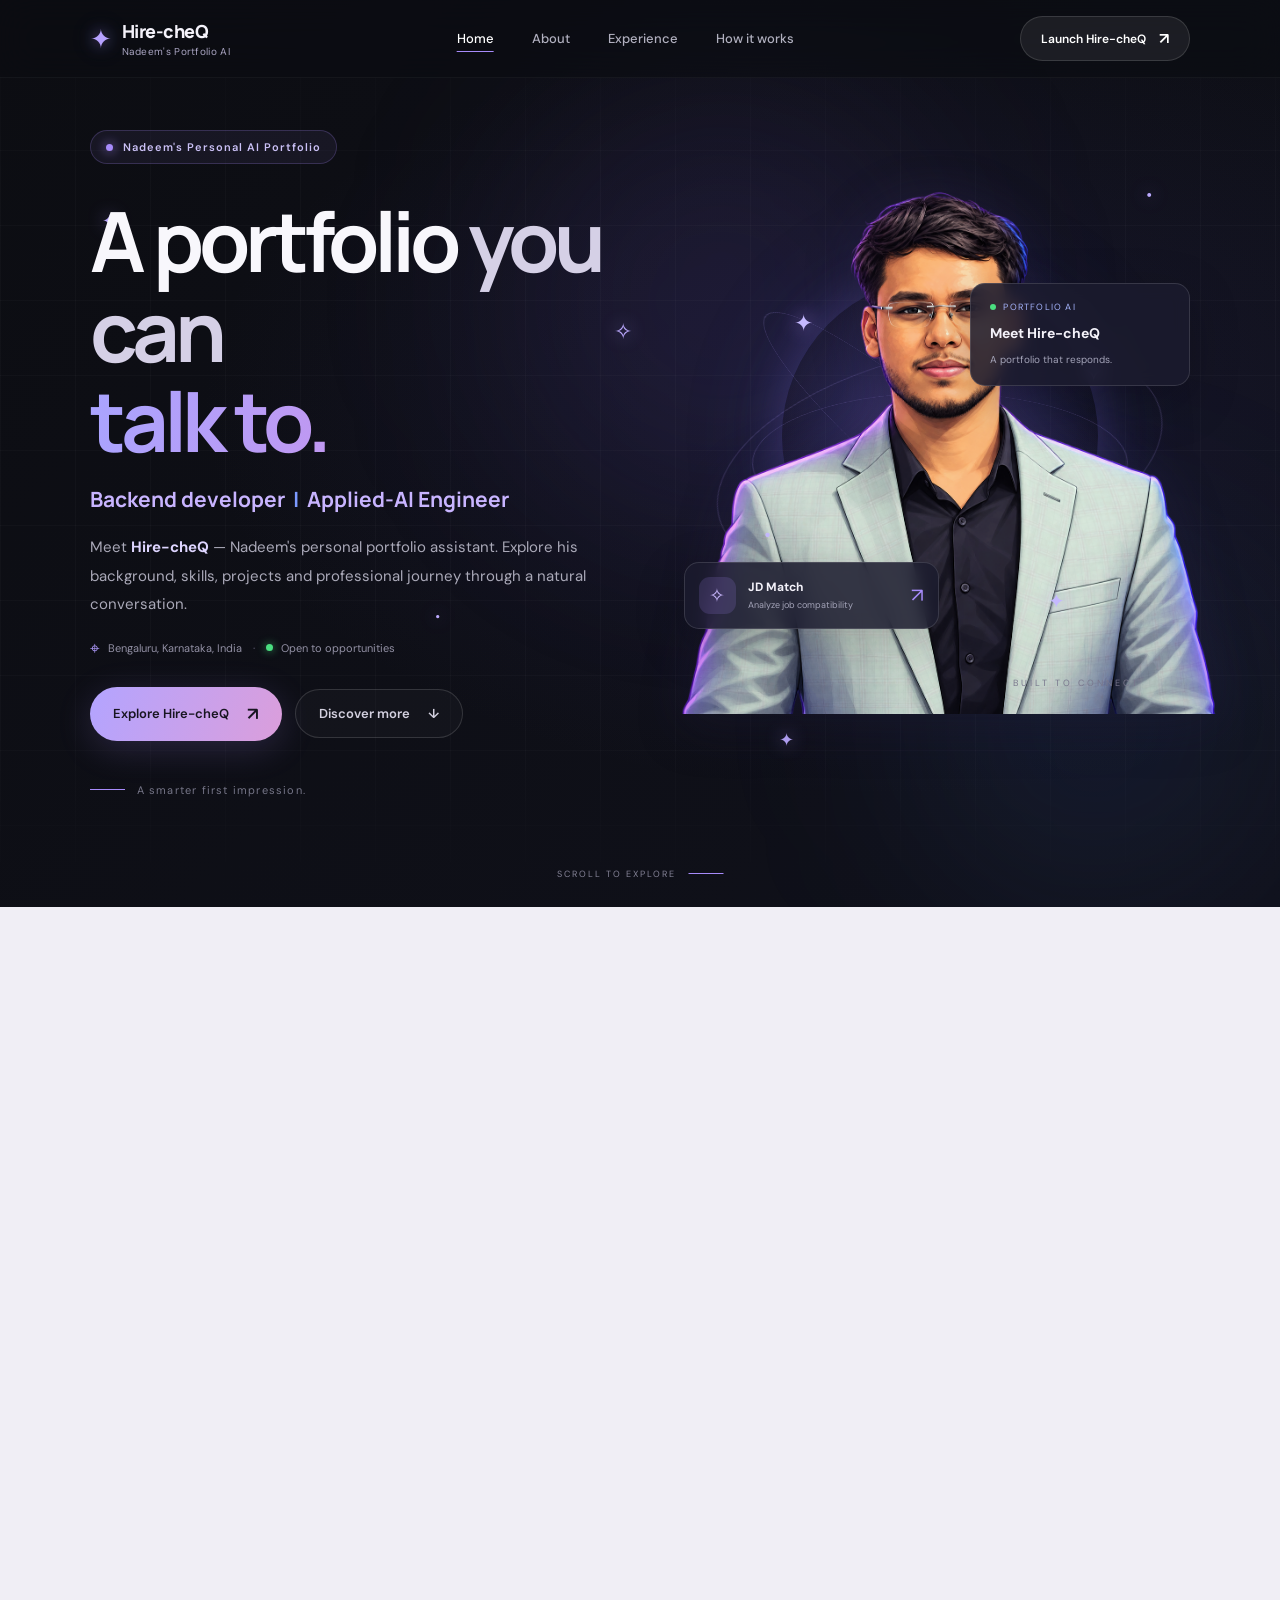
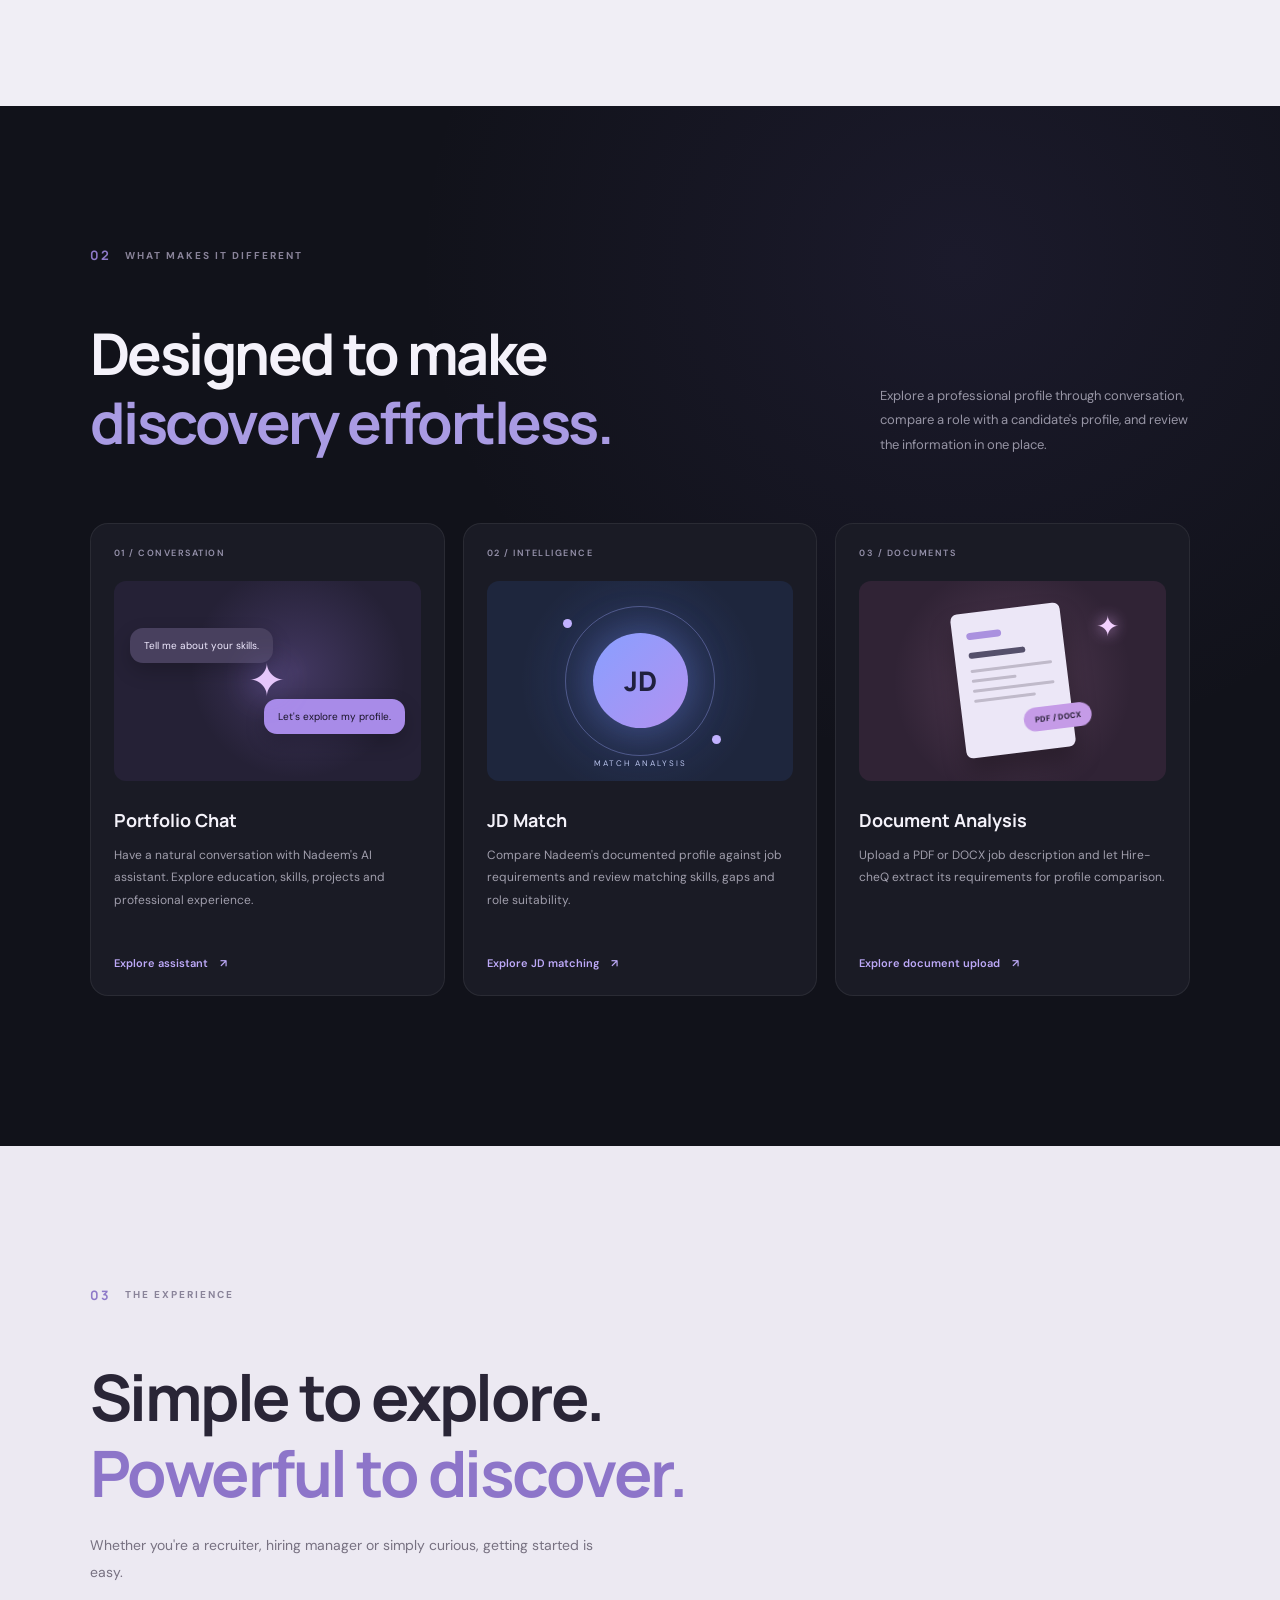
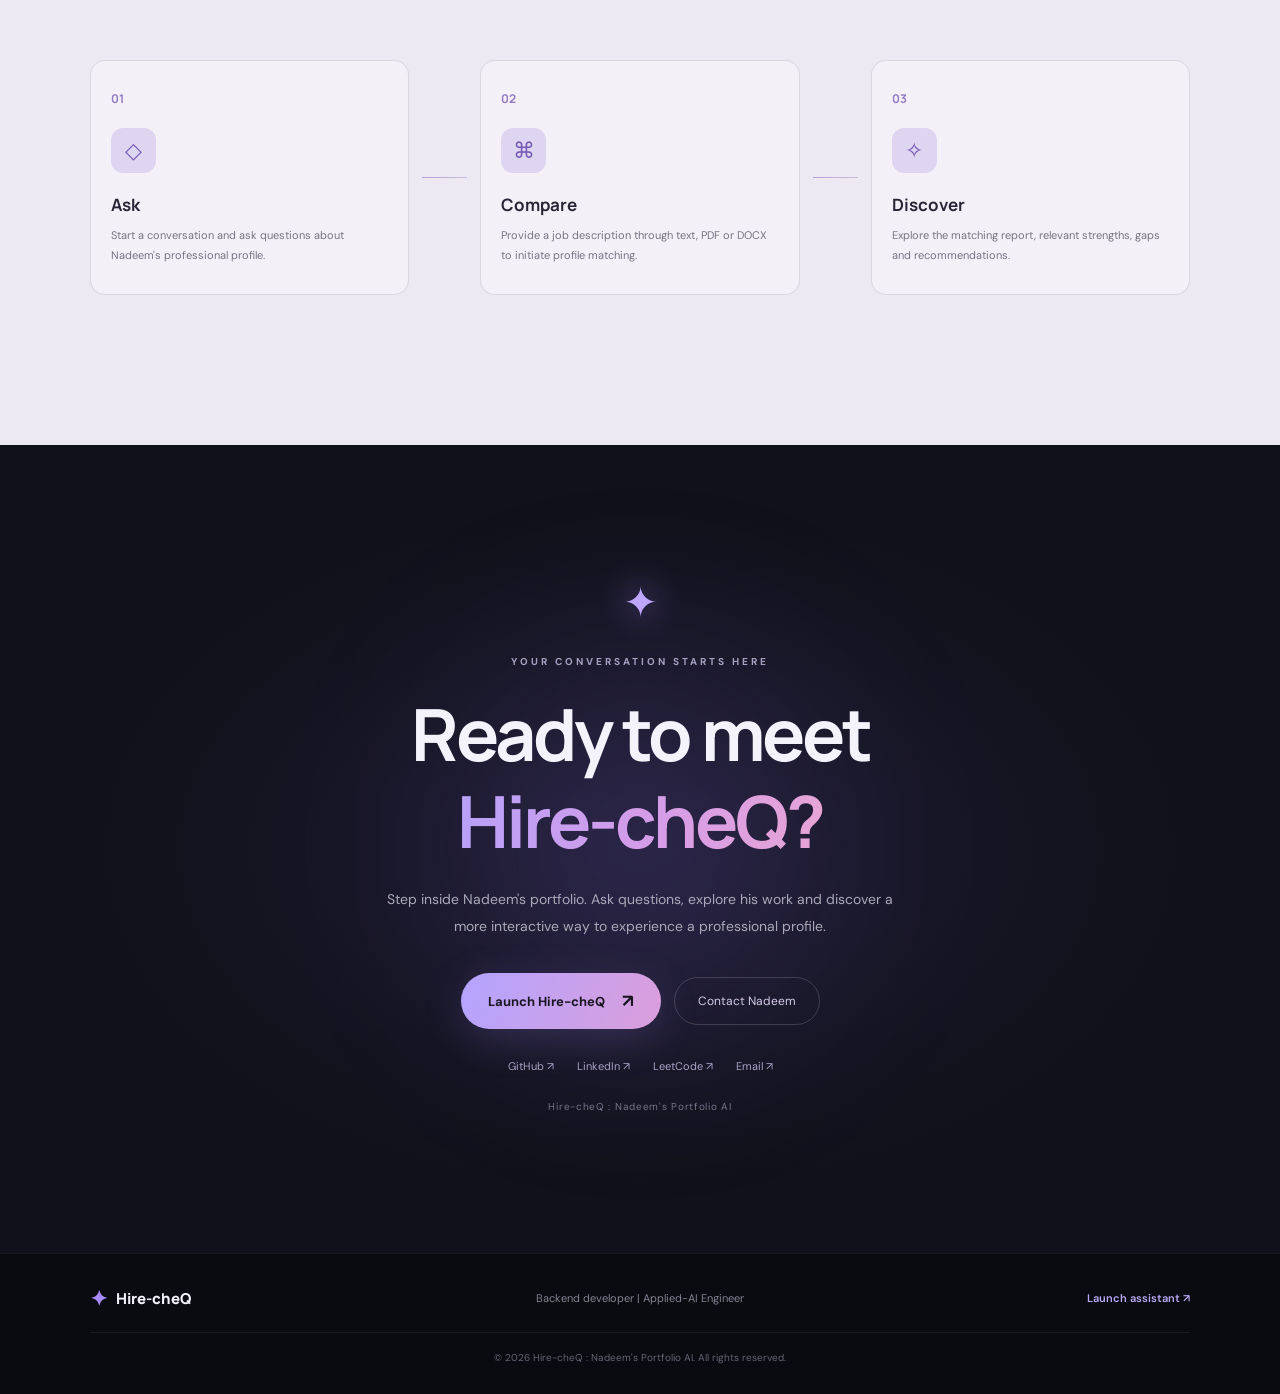
<file: frontend/index.html>
<!DOCTYPE html>
<html lang="en">

<head>
    <meta charset="UTF-8">
    <meta name="viewport" content="width=device-width, initial-scale=1.0">
    <meta name="description" content="Hire-cheQ — Nadeem's Portfolio AI. Explore Md Nadeem Ashraf Ansari's background, projects, skills and experience, or start a conversation with his AI portfolio assistant.">

    <title>Hire-cheQ | Nadeem's Portfolio AI</title>

    <link rel="stylesheet" href="landing.css">

    <link rel="preconnect" href="https://fonts.googleapis.com">
    <link rel="preconnect" href="https://fonts.gstatic.com" crossorigin>
    <link href="https://fonts.googleapis.com/css2?family=DM+Sans:wght@400;500;600;700&family=Manrope:wght@400;500;600;700;800&display=swap" rel="stylesheet">
</head>

<body>

    <!-- Scroll progress indicator -->
    <div class="scroll-progress" id="scrollProgress"></div>

    <!-- Header -->
    <header class="site-header" id="siteHeader">
        <a href="#home" class="brand" aria-label="Hire-cheQ home">
            <span class="brand-symbol">✦</span>
            <span class="brand-lockup">
                <span class="brand-name">Hire-cheQ</span>
                <span class="brand-subtitle">Nadeem's Portfolio AI</span>
            </span>
        </a>

        <nav class="desktop-nav" id="desktopNav" aria-label="Main navigation">
            <a href="#home">Home</a>
            <a href="#about">About</a>
            <a href="#features">Experience</a>
            <a href="#workflow">How it works</a>
        </nav>

        <a href="assistant.html" class="header-cta">
            Launch Hire-cheQ <span>↗</span>
        </a>

        <button class="mobile-menu-btn" id="mobileMenuBtn" type="button" aria-label="Toggle navigation" aria-expanded="false">☰</button>
    </header>

    <main>

        <!-- Hero -->
        <section class="hero" id="home">
            <div class="hero-glow glow-one"></div>
            <div class="hero-glow glow-two"></div>
            <div class="hero-grid"></div>
            <div class="hero-stars" aria-hidden="true">
                <span class="star star-one">✦</span>
                <span class="star star-two">✧</span>
                <span class="star star-three">·</span>
                <span class="star star-four">✦</span>
                <span class="star star-five">·</span>
            </div>

            <div class="hero-container">
                <div class="hero-content reveal">
                    <div class="eyebrow">
                        <span class="eyebrow-dot"></span>
                        Nadeem's Personal AI Portfolio
                    </div>

                    <h1>
                        A portfolio
                        <span class="heading-light">you can</span>
                        <span class="heading-gradient">talk to.</span>
                    </h1>

                    <p class="hero-role">Backend developer <span>|</span> Applied-AI Engineer</p>

                    <p class="hero-description">
                        Meet <strong>Hire-cheQ</strong> — Nadeem's personal portfolio assistant.
                        Explore his background, skills, projects and professional journey
                        through a natural conversation.
                    </p>

                    <div class="hero-meta">
                        <span class="location-dot">⌖</span>
                        Bengaluru, Karnataka, India
                        <span class="meta-divider">·</span>
                        <span class="availability-dot"></span>
                        Open to opportunities
                    </div>

                    <div class="hero-actions">
                        <a href="assistant.html" class="primary-btn">
                            Explore Hire-cheQ <span>↗</span>
                        </a>
                        <a href="#about" class="secondary-btn">
                            Discover more <span>↓</span>
                        </a>
                    </div>

                    <div class="hero-caption">
                        <span class="caption-line"></span>
                        A smarter first impression.
                    </div>
                </div>

                <!-- The illustrated portrait replaces the original glowing globe core. -->
                <div class="hero-visual reveal">
                    <div class="visual-orbit orbit-one"></div>
                    <div class="visual-orbit orbit-two"></div>
                    <div class="visual-orbit orbit-three"></div>

                    <div class="portrait-halo" aria-hidden="true"></div>

                    <!-- Keep orbital-core class: landing.js uses it for the subtle mouse tilt. -->
                    <div class="orbital-core portrait-core">
                        <img
                            class="hero-portrait"
                            src="assets/nadeem-portrait.png"
                            alt="Illustrated portrait of Md Nadeem Ashraf Ansari wearing a light blazer and glasses"
                        >
                    </div>

                    <div class="particle particle-one">✦</div>
                    <div class="particle particle-two">✧</div>
                    <div class="particle particle-three">✦</div>
                    <div class="particle particle-four">·</div>

                    <div class="floating-card card-top">
                        <div class="card-status"><span></span> PORTFOLIO AI</div>
                        <strong>Meet Hire-cheQ</strong>
                        <small>A portfolio that responds.</small>
                    </div>

                    <a href="assistant.html" class="floating-card card-bottom">
                        <div class="mini-icon">✧</div>
                        <div>
                            <strong>JD Match</strong>
                            <small>Analyze job compatibility</small>
                        </div>
                        <span class="mini-arrow">↗</span>
                    </a>

                    <div class="visual-label">BUILT TO CONNECT</div>
                </div>
            </div>

            <a href="#about" class="scroll-indicator">
                <span>SCROLL TO EXPLORE</span>
                <div class="scroll-line"></div>
            </a>
        </section>

        <!-- About -->
        <section class="about-section" id="about">
            <div class="section-container">
                <div class="section-kicker reveal">
                    <span>01</span>
                    ABOUT NADEEM
                </div>

                <div class="about-grid">
                    <div class="about-heading reveal">
                        <h2>The person behind <span>the projects.</span></h2>
                        <p class="about-role">Backend developer | Applied-AI Engineer</p>
                    </div>

                    <div class="about-description reveal">
                        <p class="about-lead">
                            I'm Md Nadeem Ashraf Ansari, a Computer Science graduate specialising
                            in Data Science from Sai Vidya Institute of Technology, Bengaluru.
                        </p>
                        <p>
                            I've gained hands-on experience in SQL-based investigation, system
                            troubleshooting, anomaly detection and root-cause analysis through
                            internships at DRDO and Swizosoft. I'm now building my path in backend
                            development and Applied AI, learning technologies such as RAG,
                            LangChain, LangGraph and MCP.
                        </p>
                        <a href="assistant.html" class="text-link">
                            Ask Hire-cheQ about me <span>↗</span>
                        </a>
                    </div>
                </div>

                <div class="about-strip reveal">
                    <div class="strip-item">
                        <span class="strip-number">4</span>
                        <span class="strip-text">Documented projects</span>
                    </div>
                    <div class="strip-item">
                        <span class="strip-number">2</span>
                        <span class="strip-text">Internship experiences</span>
                    </div>
                    <div class="strip-item">
                        <span class="strip-number">8.99</span>
                        <span class="strip-text">B.E. CGPA / 10</span>
                    </div>
                    <div class="strip-item">
                        <span class="strip-number">5+</span>
                        <span class="strip-text">Awards & recognitions</span>
                    </div>
                </div>
            </div>
        </section>

        <!-- Hire-cheQ features -->
        <section class="features-section" id="features">
            <div class="section-container">
                <div class="section-kicker reveal">
                    <span>02</span>
                    WHAT MAKES IT DIFFERENT
                </div>

                <div class="section-heading-row reveal">
                    <h2>Designed to make <span>discovery effortless.</span></h2>
                    <p>
                        Explore a professional profile through conversation,
                        compare a role with a candidate's profile, and review
                        the information in one place.
                    </p>
                </div>

                <div class="feature-grid">
                    <article class="feature-card reveal">
                        <div class="feature-number">01 / CONVERSATION</div>
                        <div class="feature-art chat-art">
                            <div class="chat-bubble bubble-left">Tell me about your skills.</div>
                            <div class="chat-bubble bubble-right">Let's explore my profile.</div>
                            <div class="chat-star">✦</div>
                        </div>
                        <h3>Portfolio Chat</h3>
                        <p>
                            Have a natural conversation with Nadeem's AI assistant.
                            Explore education, skills, projects and professional experience.
                        </p>
                        <a href="assistant.html" class="feature-link">Explore assistant <span>↗</span></a>
                    </article>

                    <article class="feature-card reveal">
                        <div class="feature-number">02 / INTELLIGENCE</div>
                        <div class="feature-art match-art">
                            <div class="match-circle"><span>JD</span></div>
                            <div class="match-ring"></div>
                            <div class="match-dot dot-a"></div>
                            <div class="match-dot dot-b"></div>
                            <div class="match-label">MATCH ANALYSIS</div>
                        </div>
                        <h3>JD Match</h3>
                        <p>
                            Compare Nadeem's documented profile against job requirements
                            and review matching skills, gaps and role suitability.
                        </p>
                        <a href="assistant.html" class="feature-link">Explore JD matching <span>↗</span></a>
                    </article>

                    <article class="feature-card reveal">
                        <div class="feature-number">03 / DOCUMENTS</div>
                        <div class="feature-art document-art">
                            <div class="document-sheet">
                                <div class="document-top"></div>
                                <div class="document-heading"></div>
                                <div class="document-line"></div>
                                <div class="document-line short"></div>
                                <div class="document-line"></div>
                                <div class="document-line medium"></div>
                                <div class="document-tag">PDF / DOCX</div>
                            </div>
                            <div class="document-spark">✦</div>
                        </div>
                        <h3>Document Analysis</h3>
                        <p>
                            Upload a PDF or DOCX job description and let Hire-cheQ
                            extract its requirements for profile comparison.
                        </p>
                        <a href="assistant.html" class="feature-link">Explore document upload <span>↗</span></a>
                    </article>
                </div>
            </div>
        </section>

        <!-- How it works -->
        <section class="workflow-section" id="workflow">
            <div class="section-container">
                <div class="section-kicker reveal">
                    <span>03</span>
                    THE EXPERIENCE
                </div>

                <div class="workflow-heading reveal">
                    <h2>Simple to explore. <span>Powerful to discover.</span></h2>
                    <p>
                        Whether you're a recruiter, hiring manager or simply curious,
                        getting started is easy.
                    </p>
                </div>

                <div class="workflow-grid">
                    <div class="workflow-item reveal">
                        <span class="workflow-index">01</span>
                        <div class="workflow-icon">◇</div>
                        <h3>Ask</h3>
                        <p>Start a conversation and ask questions about Nadeem's professional profile.</p>
                    </div>

                    <div class="workflow-connector"></div>

                    <div class="workflow-item reveal">
                        <span class="workflow-index">02</span>
                        <div class="workflow-icon">⌘</div>
                        <h3>Compare</h3>
                        <p>Provide a job description through text, PDF or DOCX to initiate profile matching.</p>
                    </div>

                    <div class="workflow-connector"></div>

                    <div class="workflow-item reveal">
                        <span class="workflow-index">03</span>
                        <div class="workflow-icon">✧</div>
                        <h3>Discover</h3>
                        <p>Explore the matching report, relevant strengths, gaps and recommendations.</p>
                    </div>
                </div>
            </div>
        </section>

        <!-- Contact / final CTA -->
        <section class="final-section" id="contact">
            <div class="final-glow"></div>

            <div class="final-content reveal">
                <div class="final-symbol">✦</div>
                <div class="final-kicker">YOUR CONVERSATION STARTS HERE</div>
                <h2>Ready to meet <span>Hire-cheQ?</span></h2>
                <p>
                    Step inside Nadeem's portfolio. Ask questions, explore his work
                    and discover a more interactive way to experience a professional profile.
                </p>

                <div class="final-actions">
                    <a href="assistant.html" class="final-btn">Launch Hire-cheQ <span>↗</span></a>
                    <a href="mailto:nansari.work@gmail.com" class="final-secondary">Contact Nadeem</a>
                </div>

                <div class="social-links">
                    <a href="https://github.com/N-ansari1902" target="_blank" rel="noopener noreferrer">GitHub ↗</a>
                    <a href="https://www.linkedin.com/in/nansari1902/" target="_blank" rel="noopener noreferrer">LinkedIn ↗</a>
                    <a href="https://leetcode.com/u/mdnansari-work/" target="_blank" rel="noopener noreferrer">LeetCode ↗</a>
                    <a href="mailto:nansari.work@gmail.com">Email ↗</a>
                </div>

                <div class="final-caption">Hire-cheQ : Nadeem's Portfolio AI</div>
            </div>
        </section>

    </main>

    <!-- Footer -->
    <footer class="footer">
        <a href="#home" class="footer-brand"><span>✦</span> Hire-cheQ</a>
        <p>Backend developer | Applied-AI Engineer</p>
        <a href="assistant.html" class="footer-link">Launch assistant ↗</a>
        <div class="copyright">
            © <span id="currentYear"></span> Hire-cheQ : Nadeem's Portfolio AI. All rights reserved.
        </div>
    </footer>

    <script src="landing.js"></script>
</body>

</html>
</file>
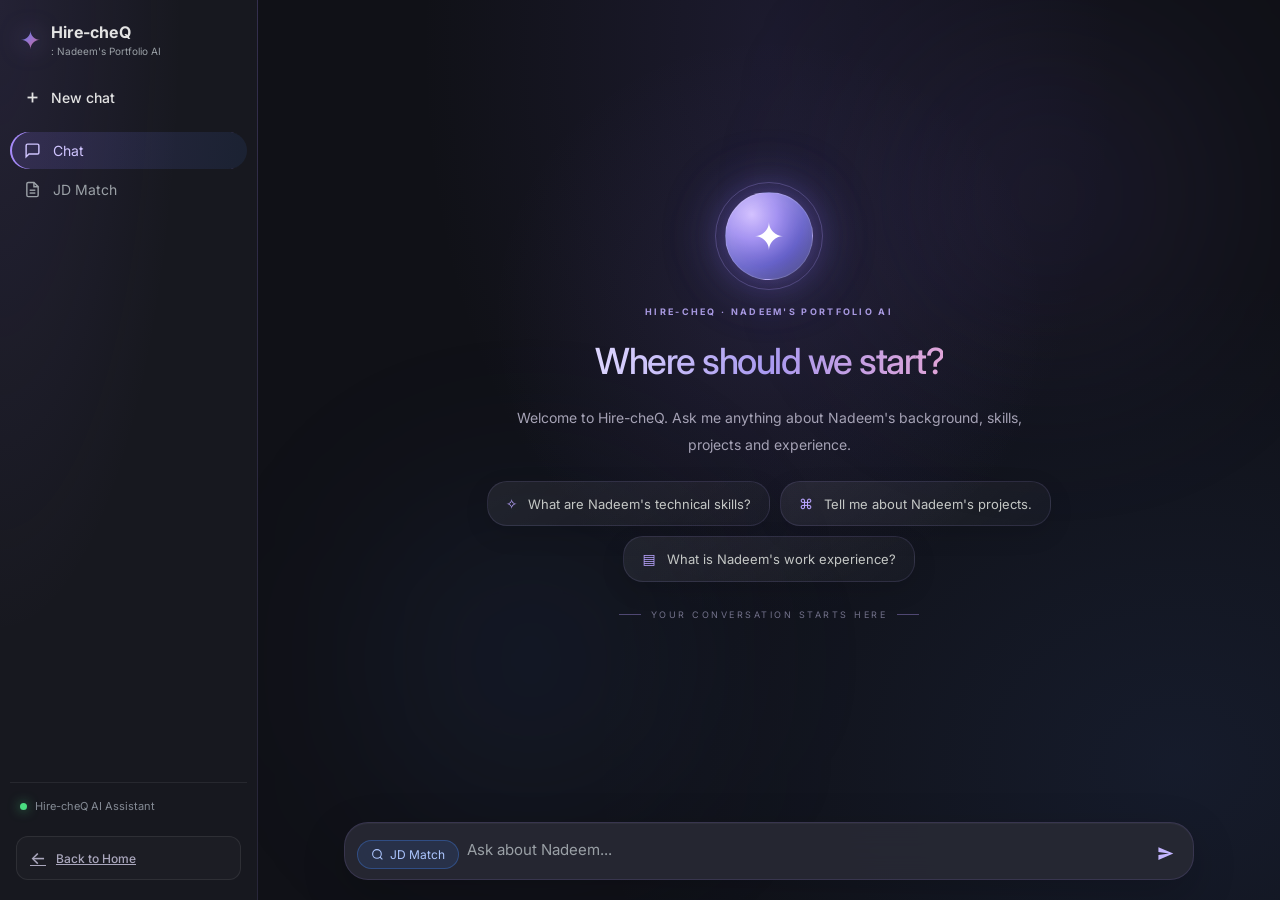
<file: frontend/assistant.html>
<!DOCTYPE html>
<html lang="en">

<head>

    <meta charset="UTF-8">
    <meta name="viewport" content="width=device-width, initial-scale=1.0">

    <title>Hire-cheQ : Nadeem's Portfolio AI</title>

    <link rel="stylesheet" href="style.css">

    <!-- NEW VISUAL EFFECTS -->
    <link rel="stylesheet" href="assistant-effects.css">

    <link rel="preconnect" href="https://fonts.googleapis.com">
    <link rel="preconnect" href="https://fonts.gstatic.com" crossorigin>

    <link
        href="https://fonts.googleapis.com/css2?family=Inter:wght@400;500;600;700&display=swap"
        rel="stylesheet"
    >

</head>

<body>

    <div class="app">

        <!-- =====================================
             SIDEBAR
        ====================================== -->

        <aside class="sidebar">

            <!-- BRANDING -->

            <div class="logo">

                <span class="gem">✦</span>

                <div class="brand-name">
                    <strong>Hire-cheQ</strong>
                    <small>: Nadeem's Portfolio AI</small>
                </div>

            </div>


            <!-- NEW CHAT -->

            <button
                class="newchat"
                onclick="newChat()"
                type="button"
            >

                <svg
                    width="17"
                    height="17"
                    viewBox="0 0 24 24"
                    fill="none"
                    stroke="currentColor"
                    stroke-width="2.5"
                >
                    <line x1="12" y1="5" x2="12" y2="19"/>
                    <line x1="5" y1="12" x2="19" y2="12"/>
                </svg>

                New chat

            </button>


            <!-- NAVIGATION -->

            <nav>

                <div
                    class="navitem on"
                    id="ni-chat"
                    onclick="switchMode('chat')"
                >

                    <svg
                        width="17"
                        height="17"
                        viewBox="0 0 24 24"
                        fill="none"
                        stroke="currentColor"
                        stroke-width="2"
                    >
                        <path d="M21 15a2 2 0 0 1-2 2H7l-4 4V5a2 2 0 0 1 2-2h14a2 2 0 0 1 2 2z"/>
                    </svg>

                    Chat

                </div>


                <div
                    class="navitem"
                    id="ni-jd"
                    onclick="switchMode('jd')"
                >

                    <svg
                        width="17"
                        height="17"
                        viewBox="0 0 24 24"
                        fill="none"
                        stroke="currentColor"
                        stroke-width="2"
                    >
                        <path d="M14 2H6a2 2 0 0 0-2 2v16a2 2 0 0 0 2 2h12a2 2 0 0 0 2-2V8z"/>
                        <polyline points="14 2 14 8 20 8"/>
                        <line x1="16" y1="13" x2="8" y2="13"/>
                        <line x1="16" y1="17" x2="8" y2="17"/>
                    </svg>

                    JD Match

                </div>

            </nav>


            <!-- SIDEBAR FOOTER -->

            <div class="sidebar-footer">

                <span class="status-dot"></span>

                Hire-cheQ AI Assistant

            </div>


            <!-- BACK TO LANDING PAGE -->

            <a href="index.html" class="back-home">

                <span>←</span>

                Back to Home

            </a>

        </aside>


        <!-- =====================================
             MAIN CONTENT
        ====================================== -->

        <main class="main">

            <!-- DECORATIVE BACKGROUND ELEMENTS -->

            <div class="ambient-glow ambient-one"></div>

            <div class="ambient-glow ambient-two"></div>


            <!-- CHAT SCROLLER -->

            <div class="scroller" id="scroller">


                <!-- =================================
                     WELCOME SCREEN
                ================================== -->

                <div class="welcome" id="welcome">


                    <div class="welcome-icon">
                        ✦
                    </div>


                    <div class="welcome-brand">
                        HIRE-CHEQ · NADEEM'S PORTFOLIO AI
                    </div>


                    <h1>
                        Where should we start?
                    </h1>


                    <p class="welcome-subtitle">

                        Welcome to Hire-cheQ.

                        Ask me anything about Nadeem's background,
                        skills, projects and experience.

                    </p>


                    <!-- SUGGESTION CHIPS -->

                    <div class="chips">


                        <button
                            class="chip"
                            onclick="quickMsg(this)"
                            type="button"
                        >

                            <span>✧</span>

                            What are Nadeem's technical skills?

                        </button>


                        <button
                            class="chip"
                            onclick="quickMsg(this)"
                            type="button"
                        >

                            <span>⌘</span>

                            Tell me about Nadeem's projects.

                        </button>


                        <button
                            class="chip"
                            onclick="quickMsg(this)"
                            type="button"
                        >

                            <span>▤</span>

                            What is Nadeem's work experience?

                        </button>

                    </div>


                    <div class="welcome-bottom-note">

                        YOUR CONVERSATION STARTS HERE

                    </div>

                </div>


                <!-- =================================
                     CHAT MESSAGES
                ================================== -->

                <div class="msgs" id="msgs"></div>

            </div>


            <!-- =====================================
                 BOTTOM INPUT AREA
            ====================================== -->

            <div class="bar">

                <div class="ibox" id="ibox">


                    <!-- NORMAL CHAT INPUT -->

                    <div class="irow">


                        <!-- JD MATCH TOGGLE -->

                        <button
                            class="jdpill"
                            id="jdpill"
                            onclick="toggleJD()"
                            type="button"
                            title="Open JD Match"
                        >

                            <svg
                                width="13"
                                height="13"
                                viewBox="0 0 24 24"
                                fill="none"
                                stroke="currentColor"
                                stroke-width="2"
                            >
                                <circle cx="11" cy="11" r="8"/>
                                <path d="m21 21-4.35-4.35"/>
                            </svg>

                            JD Match

                        </button>


                        <!-- CHAT TEXTAREA -->

                        <textarea
                            id="inp"
                            placeholder="Ask about Nadeem..."
                            rows="1"
                            onkeydown="onKey(event)"
                            oninput="grow(this)"
                        ></textarea>


                        <!-- SEND BUTTON -->

                        <button
                            class="sendbtn"
                            id="sendbtn"
                            onclick="sendChat()"
                            type="button"
                            title="Send message"
                        >

                            <svg
                                width="17"
                                height="17"
                                viewBox="0 0 24 24"
                                fill="currentColor"
                            >
                                <path d="M2 21l21-9L2 3v7l15 2-15 2v7z"/>
                            </svg>

                        </button>

                    </div>


                    <!-- =================================
                         JD MATCH PANEL
                    ================================== -->

                    <div
                        class="jdarea"
                        id="jdarea"
                        style="display: none"
                    >


                        <!-- FILE UPLOAD -->

                        <div class="jd-upload-row">

                            <div class="upload-left">

                                <label
                                    for="jdfile"
                                    class="uploadbtn"
                                    title="Upload a PDF or DOCX job description"
                                >

                                    <svg
                                        width="16"
                                        height="16"
                                        viewBox="0 0 24 24"
                                        fill="none"
                                        stroke="currentColor"
                                        stroke-width="2"
                                    >
                                        <path d="M21 15v4a2 2 0 0 1-2 2H5a2 2 0 0 1-2-2v-4"/>
                                        <polyline points="17 8 12 3 7 8"/>
                                        <line x1="12" y1="3" x2="12" y2="15"/>
                                    </svg>

                                    Upload JD

                                </label>


                                <input
                                    type="file"
                                    id="jdfile"
                                    accept=".pdf,.docx,application/pdf,application/vnd.openxmlformats-officedocument.wordprocessingml.document"
                                    hidden
                                >


                                <span
                                    id="jdFileName"
                                    class="jd-file-name"
                                >
                                    PDF or DOCX · Max 10 MB
                                </span>

                            </div>


                            <!-- REMOVE FILE -->

                            <button
                                type="button"
                                id="removeJDFile"
                                class="remove-file-btn"
                                onclick="removeJDFile()"
                                hidden
                            >
                                Remove
                            </button>

                        </div>


                        <!-- JOB DESCRIPTION TEXTAREA -->

                        <textarea
                            id="jdinp"
                            placeholder="Or paste the complete Job Description here..."
                            rows="5"
                            spellcheck="false"
                            oninput="growJD(this)"
                            onkeydown="onJDKey(event)"
                        ></textarea>


                        <!-- JD FOOTER -->

                        <div class="jdfooter">

                            <span class="jd-hint">

                                Paste text or upload a PDF/DOCX file.

                                <br>

                                Ctrl + Enter to analyze.

                            </span>


                            <button
                                class="analyzebtn"
                                id="analyzebtn"
                                onclick="analyzeJD()"
                                type="button"
                            >

                                Analyze Match

                            </button>

                        </div>

                    </div>

                </div>

            </div>

        </main>

    </div>


    <!-- =====================================
         EXISTING CORE LOGIC
    ====================================== -->

    <script src="app.js"></script>


    <!-- =====================================
         NEW VISUAL EFFECTS ONLY
    ====================================== -->

    <script src="assistant-effects.js"></script>

</body>

</html>
</file>
<file: frontend/landing.css>
/* ==========================================
   HIRE-CHEQ LANDING PAGE
   Existing dark purple / blue visual theme
========================================== */

* {
    margin: 0;
    padding: 0;
    box-sizing: border-box;
}

:root {
    --bg: #0c0d12;
    --bg-light: #14151e;
    --white: #f4f2fa;
    --muted: #a5a4b1;
    --purple: #a78bfa;
    --blue: #7c9aff;
    --pink: #de8bc9;
    --dark-text: #24212f;
    --section-light: #f0eef5;
}

html {
    scroll-behavior: smooth;
    scroll-padding-top: 90px;
}

body {
    font-family: 'DM Sans', sans-serif;
    background: var(--bg);
    color: var(--white);
    overflow-x: hidden;
}

a {
    color: inherit;
    text-decoration: none;
}

button {
    font-family: inherit;
}

::selection {
    background: #a78bfa;
    color: #11111a;
}

/* ==========================================
   SCROLL PROGRESS
========================================== */

.scroll-progress {
    position: fixed;
    top: 0;
    left: 0;
    height: 3px;
    width: 0%;
    background: linear-gradient(90deg, #7c9aff, #bc91f8, #e795ce);
    z-index: 1000;
}

/* ==========================================
   HEADER
========================================== */

.site-header {
    position: fixed;
    top: 0;
    left: 0;
    width: 100%;
    height: 78px;
    padding: 0 7%;
    display: flex;
    align-items: center;
    justify-content: space-between;
    z-index: 100;
    border-bottom: 1px solid rgba(255,255,255,0.04);
    background: rgba(12,13,18,0.58);
    backdrop-filter: blur(18px);
    -webkit-backdrop-filter: blur(18px);
    transition: background .3s, height .3s;
}

.site-header.scrolled {
    height: 68px;
    background: rgba(12,13,18,0.92);
}

.brand {
    display: flex;
    align-items: center;
    gap: 10px;
}

.brand-symbol {
    font-size: 26px;
    color: #b7a2ff;
    text-shadow: 0 0 15px rgba(167,139,250,.65), 0 0 30px rgba(124,154,255,.3);
}

.brand-lockup {
    display: flex;
    flex-direction: column;
    gap: 2px;
}

.brand-name {
    font-family: 'Manrope', sans-serif;
    font-size: 18px;
    font-weight: 800;
    letter-spacing: -.5px;
}

.brand-subtitle {
    color: #aaa5c2;
    font-size: 10px;
    letter-spacing: .3px;
}

.desktop-nav {
    display: flex;
    align-items: center;
    gap: 38px;
}

.desktop-nav a {
    color: #b1b0bf;
    font-size: 13px;
    font-weight: 500;
    transition: color .2s;
}

.desktop-nav a:hover,
.desktop-nav a.active {
    color: white;
}

.desktop-nav a.active {
    text-decoration: underline;
    text-decoration-color: #a78bfa;
    text-underline-offset: 8px;
}

.header-cta {
    display: inline-flex;
    align-items: center;
    justify-content: center;
    gap: 13px;
    padding: 11px 20px;
    background: rgba(255,255,255,.07);
    border: 1px solid rgba(255,255,255,.13);
    border-radius: 30px;
    color: white;
    font-size: 12px;
    font-weight: 600;
    transition: all .25s;
}

.header-cta span {
    font-size: 16px;
}

.header-cta:hover {
    background: #a78bfa;
    color: #171522;
    border-color: #a78bfa;
    transform: translateY(-2px);
}

.mobile-menu-btn {
    display: none;
    background: none;
    border: none;
    color: white;
    font-size: 24px;
    cursor: pointer;
}

/* ==========================================
   HERO SECTION
========================================== */

.hero {
    position: relative;
    min-height: 790px;
    min-height: 100svh;
    display: flex;
    align-items: center;
    padding: 130px 7% 110px;
    overflow: hidden;
    background:
        radial-gradient(ellipse at 70% 45%, rgba(65,57,137,.18), transparent 55%),
        linear-gradient(135deg, #0c0d12, #10111b);
}

.hero-grid {
    position: absolute;
    inset: 0;
    background-image:
        linear-gradient(rgba(255,255,255,.025) 1px, transparent 1px),
        linear-gradient(90deg, rgba(255,255,255,.025) 1px, transparent 1px);
    background-size: 75px 75px;
    mask-image: linear-gradient(to bottom, transparent, black 20%, black 80%, transparent);
    pointer-events: none;
}

.hero-glow {
    position: absolute;
    border-radius: 50%;
    filter: blur(100px);
    pointer-events: none;
    animation: glowFloat 9s ease-in-out infinite alternate;
}

.glow-one {
    width: 420px;
    height: 420px;
    top: 10%;
    left: 40%;
    background: rgba(105,84,190,.12);
}

.glow-two {
    width: 370px;
    height: 370px;
    bottom: 0;
    right: 0;
    background: rgba(77,132,235,.09);
    animation-delay: -4s;
}

@keyframes glowFloat {
    from { transform: translate3d(0,0,0) scale(1); }
    to { transform: translate3d(25px,-25px,0) scale(1.2); }
}

.hero-stars {
    position: absolute;
    inset: 0;
    pointer-events: none;
}

.star {
    position: absolute;
    color: #bcaaff;
    text-shadow: 0 0 17px rgba(167,139,250,.8);
    animation: starBlink 3.5s ease-in-out infinite;
}

.star-one { top: 23%; left: 8%; font-size: 18px; }
.star-two { top: 35%; left: 48%; font-size: 22px; animation-delay: -1s; }
.star-three { top: 19%; right: 10%; font-size: 34px; animation-delay: -2s; }
.star-four { bottom: 17%; right: 38%; font-size: 18px; animation-delay: -1.5s; }
.star-five { bottom: 30%; left: 34%; font-size: 28px; animation-delay: -2.5s; }

@keyframes starBlink {
    0%, 100% { opacity: .35; transform: scale(.8); }
    50% { opacity: 1; transform: scale(1.2); }
}

.hero-container {
    width: 100%;
    max-width: 1320px;
    margin: 0 auto;
    display: grid;
    grid-template-columns: 1.05fr .95fr;
    align-items: center;
    gap: 45px;
    position: relative;
    z-index: 2;
}

/* ==========================================
   HERO CONTENT
========================================== */

.hero-content {
    max-width: 640px;
    position: relative;
    z-index: 3;
}

.eyebrow {
    display: inline-flex;
    align-items: center;
    gap: 10px;
    padding: 9px 15px;
    border: 1px solid rgba(167,139,250,.22);
    background: rgba(167,139,250,.07);
    color: #cbc1f6;
    border-radius: 30px;
    font-size: 11px;
    letter-spacing: 1px;
    font-weight: 600;
    margin-bottom: 32px;
}

.eyebrow-dot {
    width: 7px;
    height: 7px;
    background: #a78bfa;
    border-radius: 50%;
    box-shadow: 0 0 12px #a78bfa;
    animation: pulse 2s infinite;
}

@keyframes pulse {
    50% { opacity: .4; transform: scale(.7); }
}

.hero-content h1 {
    font-family: 'Manrope', sans-serif;
    font-size: clamp(55px, 6.5vw, 88px);
    font-weight: 700;
    letter-spacing: -5px;
    line-height: 1.08;
    color: #f8f7fc;
    margin-bottom: 18px;
}

.heading-light {
    color: #d5d0e6;
}

.heading-gradient {
    display: block;
    background: linear-gradient(100deg, #a9a4ff 0%, #c297f0 48%, #ed9dc7 100%);
    -webkit-background-clip: text;
    background-clip: text;
    -webkit-text-fill-color: transparent;
}

.hero-role {
    color: #c8b4ff;
    font-family: 'Manrope', sans-serif;
    font-size: clamp(16px, 1.8vw, 21px);
    font-weight: 700;
    line-height: 1.5;
    margin-bottom: 18px;
}

.hero-role span {
    color: #7c9aff;
    padding: 0 4px;
}

.hero-description {
    max-width: 510px;
    color: #aaa9b8;
    font-size: 15px;
    line-height: 1.9;
    margin-bottom: 18px;
}

.hero-description strong {
    color: #ded5ff;
    font-weight: 700;
}

.hero-meta {
    display: flex;
    align-items: center;
    flex-wrap: wrap;
    gap: 8px;
    color: #9290a4;
    font-size: 11px;
    margin-bottom: 28px;
}

.location-dot {
    color: #ab96f6;
    font-size: 17px;
}

.meta-divider {
    color: #66647b;
    padding: 0 3px;
}

.availability-dot {
    width: 7px;
    height: 7px;
    background: #4ade80;
    border-radius: 50%;
    box-shadow: 0 0 9px rgba(74,222,128,.7);
}

/* ==========================================
   HERO BUTTONS
========================================== */

.hero-actions {
    display: flex;
    flex-wrap: wrap;
    gap: 13px;
    align-items: center;
}

.primary-btn,
.secondary-btn {
    display: inline-flex;
    align-items: center;
    justify-content: center;
    gap: 18px;
    padding: 15px 23px;
    border-radius: 30px;
    font-size: 13px;
    font-weight: 600;
    transition: all .25s;
}

.primary-btn {
    color: #181521;
    background: linear-gradient(110deg, #b3a4ff, #db9edb);
    box-shadow: 0 8px 35px rgba(167,139,250,.18);
}

.primary-btn:hover {
    transform: translateY(-4px);
    box-shadow: 0 12px 45px rgba(167,139,250,.33);
}

.primary-btn span { font-size: 18px; }

.secondary-btn {
    color: #d3d0df;
    border: 1px solid rgba(255,255,255,.14);
    background: rgba(255,255,255,.025);
}

.secondary-btn:hover {
    border-color: #a78bfa;
    color: white;
    transform: translateY(-3px);
}

.hero-caption {
    display: flex;
    align-items: center;
    gap: 12px;
    margin-top: 42px;
    color: #757587;
    font-size: 11px;
    letter-spacing: 1.2px;
}

.caption-line {
    height: 1px;
    width: 35px;
    background: #a78bfa;
}

/* ==========================================
   HERO PORTRAIT / ORBIT VISUAL
========================================== */

.hero-visual {
    width: 100%;
    max-width: 560px;
    aspect-ratio: 1 / 1;
    margin: 0 auto;
    position: relative;
    display: flex;
    align-items: center;
    justify-content: center;
    perspective: 1000px;
    --mouse-x: 0deg;
    --mouse-y: 0deg;
}

.visual-orbit {
    position: absolute;
    border: 1px solid rgba(183,162,255,.2);
    border-radius: 50%;
    transform-style: preserve-3d;
    pointer-events: none;
}

.orbit-one {
    width: 75%;
    height: 75%;
    transform: rotateX(68deg) rotateZ(-25deg);
    animation: orbitRotate 22s linear infinite;
}

.orbit-two {
    width: 92%;
    height: 48%;
    transform: rotateX(65deg) rotateY(35deg) rotateZ(25deg);
    animation: orbitRotate 26s linear infinite reverse;
}

.orbit-three {
    width: 60%;
    height: 94%;
    transform: rotateX(45deg) rotateZ(65deg);
    animation: orbitRotate 30s linear infinite;
}

@keyframes orbitRotate {
    from { rotate: 0deg; }
    to { rotate: 360deg; }
}

/* The portrait uses the same orbital-core selector as the former globe,
   so the existing landing.js mouse-tilt interaction still works. */
.portrait-core {
    position: relative;
    z-index: 2;
    width: 100%;
    height: 100%;
    aspect-ratio: auto;
    border-radius: 0;
    display: flex;
    align-items: flex-end;
    justify-content: center;
    background: transparent;
    box-shadow: none;
    overflow: visible;
    animation: portraitFloat 5.5s ease-in-out infinite;
    transform: rotateX(var(--mouse-y)) rotateY(var(--mouse-x));
    transition: transform .4s ease-out;
}

.hero-portrait {
    display: block;
    position: relative;
    z-index: 2;
    width: 112%;
    height: 112%;
    max-width: none;
    object-fit: contain;
    object-position: center bottom;
    filter:
        drop-shadow(0 12px 24px rgba(0,0,0,.28))
        drop-shadow(0 0 24px rgba(124,105,220,.12));
    user-select: none;
    pointer-events: none;
}

.portrait-halo {
    position: absolute;
    z-index: 0;
    width: 63%;
    height: 63%;
    top: 13%;
    left: 18.5%;
    border-radius: 50%;
    background: radial-gradient(circle, rgba(154,126,255,.36), rgba(91,88,196,.16) 48%, transparent 72%);
    box-shadow: 0 0 50px rgba(146,116,255,.24), 0 0 110px rgba(88,113,237,.15);
    animation: haloPulse 5s ease-in-out infinite;
}

@keyframes portraitFloat {
    0%, 100% { translate: 0 0; }
    50% { translate: 0 -9px; }
}

@keyframes haloPulse {
    0%, 100% { transform: scale(.96); opacity: .8; }
    50% { transform: scale(1.07); opacity: 1; }
}

.particle {
    position: absolute;
    z-index: 4;
    color: #c5b9ff;
    text-shadow: 0 0 20px #a78bfa;
    animation: particleFloat 4s ease-in-out infinite;
    pointer-events: none;
}

.particle-one { top: 19%; left: 21%; font-size: 23px; }
.particle-two { top: 28%; right: 17%; font-size: 28px; animation-delay: -1s; }
.particle-three { bottom: 20%; right: 25%; font-size: 20px; animation-delay: -2s; }
.particle-four { bottom: 31%; left: 15%; font-size: 38px; animation-delay: -3s; }

@keyframes particleFloat {
    0%, 100% { transform: translateY(0); }
    50% { transform: translateY(-16px); }
}

/* Floating cards */
.floating-card {
    position: absolute;
    z-index: 5;
    background: rgba(27,27,46,.86);
    border: 1px solid rgba(255,255,255,.13);
    border-radius: 15px;
    backdrop-filter: blur(15px);
    -webkit-backdrop-filter: blur(15px);
    box-shadow: 0 15px 50px rgba(0,0,0,.22);
    animation: cardFloat 5s ease-in-out infinite;
}

.card-top {
    top: 14%;
    right: 0;
    width: 220px;
    padding: 17px 19px;
}

.card-status {
    display: flex;
    align-items: center;
    gap: 7px;
    margin-bottom: 11px;
    font-size: 9px;
    letter-spacing: 1.2px;
    color: #a5b4fc;
}

.card-status span {
    width: 6px;
    height: 6px;
    background: #4ade80;
    border-radius: 50%;
}

.card-top strong {
    display: block;
    font-size: 14px;
    margin-bottom: 5px;
}

.card-top small {
    font-size: 10px;
    color: #a3a3b8;
}

.card-bottom {
    bottom: 17%;
    left: -1%;
    display: flex;
    align-items: center;
    gap: 12px;
    width: 255px;
    padding: 14px;
    animation-delay: -2.5s;
}

.mini-icon {
    width: 37px;
    height: 37px;
    flex-shrink: 0;
    display: grid;
    place-items: center;
    border-radius: 11px;
    background: rgba(167,139,250,.17);
    color: #cbbaff;
    font-size: 19px;
}

.card-bottom strong {
    display: block;
    font-size: 12px;
}

.card-bottom small {
    display: block;
    margin-top: 4px;
    color: #a3a3b8;
    font-size: 9px;
}

.mini-arrow {
    margin-left: auto;
    color: #a78bfa;
    font-size: 20px;
}

@keyframes cardFloat {
    0%, 100% { translate: 0 0; }
    50% { translate: 0 -10px; }
}

.visual-label {
    position: absolute;
    z-index: 5;
    bottom: 5%;
    right: 10%;
    font-size: 9px;
    letter-spacing: 3px;
    color: #79778d;
}

/* ==========================================
   SCROLL INDICATOR
========================================== */

.scroll-indicator {
    position: absolute;
    bottom: 27px;
    left: 50%;
    transform: translateX(-50%);
    display: flex;
    align-items: center;
    gap: 13px;
    color: #858397;
    font-size: 9px;
    letter-spacing: 2px;
}

.scroll-line {
    width: 35px;
    height: 1px;
    background: #a78bfa;
    animation: scrollPulse 2s infinite;
}

@keyframes scrollPulse {
    50% { transform: scaleX(.4); opacity: .4; }
}

/* ==========================================
   ABOUT SECTION
========================================== */

.about-section {
    padding: 140px 7% 120px;
    background: var(--section-light);
    color: var(--dark-text);
}

.section-container {
    width: 100%;
    max-width: 1250px;
    margin: 0 auto;
}

.section-kicker {
    display: flex;
    align-items: center;
    gap: 14px;
    font-size: 10px;
    font-weight: 700;
    letter-spacing: 2px;
    color: #898399;
    margin-bottom: 55px;
}

.section-kicker span {
    color: #8e79c8;
    font-family: 'Manrope', sans-serif;
    font-size: 13px;
}

.about-grid {
    display: grid;
    grid-template-columns: 1fr .9fr;
    gap: 85px;
    align-items: center;
}

.about-heading h2 {
    font-family: 'Manrope', sans-serif;
    font-size: clamp(38px, 5.2vw, 66px);
    font-weight: 700;
    line-height: 1.18;
    letter-spacing: -2.7px;
}

.about-heading h2 span {
    display: inline-block;
    color: #8d74cd;
    font-style: italic;
}

.about-role {
    margin-top: 20px;
    color: #8b73c8;
    font-size: 13px;
    font-weight: 700;
}

.about-description p {
    color: #716b7e;
    font-size: 14px;
    line-height: 2;
    margin-bottom: 17px;
}

.about-description p.about-lead {
    color: #302d39;
    font-size: 17px;
    font-weight: 600;
    line-height: 1.8;
}

.text-link {
    display: inline-flex;
    align-items: center;
    gap: 12px;
    color: #7962ba;
    font-weight: 700;
    font-size: 12px;
    margin-top: 10px;
    transition: gap .2s;
}

.text-link:hover { gap: 20px; }

.about-strip {
    display: grid;
    grid-template-columns: repeat(4, 1fr);
    margin-top: 85px;
    border-top: 1px solid rgba(50,45,60,.13);
    border-bottom: 1px solid rgba(50,45,60,.13);
}

.strip-item {
    display: flex;
    align-items: center;
    gap: 15px;
    padding: 27px 16px;
    border-right: 1px solid rgba(50,45,60,.12);
}

.strip-item:last-child { border-right: none; }

.strip-number {
    color: #8e74c7;
    font-family: 'Manrope', sans-serif;
    font-size: 24px;
    font-weight: 800;
}

.strip-text {
    color: #514b5f;
    font-size: 11px;
    font-weight: 600;
    line-height: 1.5;
}

/* ==========================================
   FEATURES SECTION
========================================== */

.features-section {
    padding: 140px 7% 150px;
    background:
        radial-gradient(ellipse at 75% 15%, rgba(100,84,170,.12), transparent 40%),
        #11121a;
}

.section-heading-row {
    display: flex;
    justify-content: space-between;
    align-items: flex-end;
    gap: 40px;
    margin-bottom: 65px;
}

.section-heading-row h2 {
    max-width: 650px;
    font-family: 'Manrope', sans-serif;
    font-size: clamp(36px, 4.5vw, 59px);
    letter-spacing: -2.5px;
    line-height: 1.2;
}

.section-heading-row h2 span {
    display: block;
    color: #a99be3;
}

.section-heading-row p {
    max-width: 310px;
    color: #9795a5;
    font-size: 13px;
    line-height: 1.9;
}

.feature-grid {
    display: grid;
    grid-template-columns: repeat(3, 1fr);
    gap: 18px;
}

.feature-card {
    min-width: 0;
    padding: 23px;
    background: #1a1b25;
    border: 1px solid rgba(255,255,255,.07);
    border-radius: 18px;
    transition: transform .35s, border-color .35s, background .35s;
}

.feature-card:hover {
    transform: translateY(-9px);
    background: #20212f;
    border-color: rgba(167,139,250,.35);
}

.feature-number {
    color: #9692ab;
    font-size: 9px;
    letter-spacing: 1.5px;
    font-weight: 600;
}

.feature-art {
    width: 100%;
    height: 200px;
    margin: 22px 0 27px;
    border-radius: 12px;
    position: relative;
    overflow: hidden;
    display: flex;
    justify-content: center;
    align-items: center;
}

.chat-art {
    background: radial-gradient(circle at 60% 45%, rgba(150,120,220,.25), transparent 50%), #252136;
}

.chat-bubble {
    position: absolute;
    padding: 11px 14px;
    border-radius: 13px;
    font-size: 10px;
    box-shadow: 0 8px 20px rgba(0,0,0,.2);
}

.bubble-left { top: 47px; left: 16px; background: #48405e; color: #f0eaff; }
.bubble-right { bottom: 47px; right: 16px; background: #a88be8; color: #181326; }

.chat-star {
    position: absolute;
    color: #e5c6fa;
    font-size: 45px;
    filter: drop-shadow(0 0 18px #a78bfa);
    animation: symbolGlow 3s infinite;
}

@keyframes symbolGlow {
    50% { transform: scale(1.12) rotate(20deg); text-shadow: 0 0 35px #fff; }
}

.match-art {
    background: radial-gradient(circle, rgba(84,119,224,.22), transparent 65%), #1e263d;
}

.match-circle {
    width: 95px;
    height: 95px;
    border-radius: 50%;
    background: linear-gradient(135deg, #899fff, #b291f0);
    display: grid;
    place-items: center;
    font-size: 27px;
    font-family: 'Manrope', sans-serif;
    font-weight: 800;
    color: #20203e;
    box-shadow: 0 0 40px rgba(130,150,255,.35);
}

.match-ring {
    position: absolute;
    width: 150px;
    height: 150px;
    border: 1px solid rgba(160,170,255,.35);
    border-radius: 50%;
    animation: orbitPulse 4s ease-in-out infinite;
}

@keyframes orbitPulse {
    50% { transform: scale(1.2); opacity: .3; }
}

.match-dot {
    position: absolute;
    width: 9px;
    height: 9px;
    background: #c1b1ff;
    border-radius: 50%;
}

.dot-a { top: 38px; left: 76px; }
.dot-b { bottom: 37px; right: 72px; }

.match-label {
    position: absolute;
    bottom: 13px;
    font-size: 8px;
    letter-spacing: 2px;
    color: #b9c3ec;
}

.document-art {
    background: radial-gradient(circle at 50% 50%, rgba(220,155,203,.20), transparent 65%), #302335;
}

.document-sheet {
    width: 110px;
    height: 145px;
    background: #ece7f7;
    border-radius: 7px;
    padding: 20px 14px;
    position: relative;
    box-shadow: 0 15px 25px rgba(0,0,0,.3);
    transform: rotate(-7deg);
    transition: transform .35s;
}

.feature-card:hover .document-sheet { transform: rotate(0deg) translateY(-5px); }
.document-top { height: 7px; width: 35px; border-radius: 10px; background: #aa91df; margin-bottom: 13px; }
.document-heading { width: 70%; height: 6px; background: #55506b; border-radius: 5px; margin-bottom: 11px; }
.document-line { height: 3px; width: 100%; background: #c0baca; margin: 7px 0; border-radius: 5px; }
.document-line.short { width: 55%; }
.document-line.medium { width: 75%; }

.document-tag {
    position: absolute;
    right: -19px;
    bottom: 19px;
    background: #c59be7;
    color: #282036;
    padding: 7px 11px;
    border-radius: 20px;
    font-size: 8px;
    font-weight: 800;
}

.document-spark {
    position: absolute;
    top: 27px;
    right: 47px;
    font-size: 28px;
    color: #f3d1ff;
    text-shadow: 0 0 15px #dba4ed;
    animation: symbolGlow 3s infinite;
}

.feature-card h3 {
    font-family: 'Manrope', sans-serif;
    font-size: 18px;
    font-weight: 700;
    margin-bottom: 12px;
}

.feature-card > p {
    color: #a09eac;
    font-size: 12px;
    line-height: 1.9;
    min-height: 90px;
}

.feature-link {
    display: inline-flex;
    align-items: center;
    gap: 12px;
    color: #bda9f8;
    font-size: 11px;
    font-weight: 600;
    margin-top: 22px;
    transition: gap .2s;
}

.feature-link:hover { gap: 19px; }

/* ==========================================
   WORKFLOW SECTION
========================================== */

.workflow-section {
    padding: 140px 7% 150px;
    background: #ece9f2;
    color: #292536;
}

.workflow-heading {
    max-width: 700px;
    margin-bottom: 75px;
}

.workflow-heading h2 {
    font-family: 'Manrope', sans-serif;
    font-size: clamp(38px, 5vw, 65px);
    font-weight: 700;
    line-height: 1.2;
    letter-spacing: -2.5px;
    margin-bottom: 20px;
}

.workflow-heading h2 span {
    display: block;
    color: #8d75c9;
}

.workflow-heading p {
    color: #777181;
    font-size: 14px;
    line-height: 1.9;
    max-width: 510px;
}

.workflow-grid {
    display: grid;
    grid-template-columns: 1fr 45px 1fr 45px 1fr;
    align-items: center;
    gap: 13px;
}

.workflow-item {
    padding: 26px 20px;
    min-height: 235px;
    border: 1px solid rgba(49,43,64,.13);
    border-radius: 15px;
    background: rgba(255,255,255,.38);
    transition: transform .3s, background .3s;
}

.workflow-item:hover {
    transform: translateY(-6px);
    background: rgba(255,255,255,.75);
}

.workflow-index {
    color: #927bc5;
    font-family: 'Manrope', sans-serif;
    font-size: 12px;
    font-weight: 700;
}

.workflow-icon {
    display: grid;
    place-items: center;
    width: 45px;
    height: 45px;
    margin: 20px 0;
    border-radius: 12px;
    background: #ded5f1;
    color: #7559b5;
    font-size: 22px;
}

.workflow-item h3 {
    font-family: 'Manrope', sans-serif;
    font-size: 17px;
    margin-bottom: 10px;
}

.workflow-item p {
    color: #777181;
    font-size: 11px;
    line-height: 1.8;
}

.workflow-connector {
    height: 1px;
    background: linear-gradient(90deg, #b3a3d5, #c9bddd);
}

/* ==========================================
   FINAL CTA
========================================== */

.final-section {
    position: relative;
    overflow: hidden;
    padding: 130px 7% 140px;
    background: radial-gradient(ellipse at center, rgba(104,83,176,.17), transparent 60%), #10111a;
    display: flex;
    justify-content: center;
    align-items: center;
    text-align: center;
}

.final-glow {
    position: absolute;
    width: 350px;
    height: 350px;
    border-radius: 50%;
    background: rgba(150,113,248,.13);
    filter: blur(100px);
    animation: glowFloat 7s infinite alternate;
}

.final-content {
    position: relative;
    z-index: 2;
    max-width: 750px;
}

.final-symbol {
    color: #bda7ff;
    font-size: 42px;
    margin-bottom: 25px;
    text-shadow: 0 0 35px #a78bfa;
    animation: symbolGlow 4s infinite;
}

.final-kicker {
    color: #a7a0c2;
    font-size: 10px;
    letter-spacing: 3px;
    font-weight: 700;
    margin-bottom: 23px;
}

.final-content h2 {
    font-family: 'Manrope', sans-serif;
    font-size: clamp(40px, 6vw, 72px);
    line-height: 1.2;
    letter-spacing: -3px;
    margin-bottom: 22px;
}

.final-content h2 span {
    display: block;
    background: linear-gradient(100deg, #a9a4ff, #d49ce9, #f0a8cc);
    -webkit-background-clip: text;
    background-clip: text;
    -webkit-text-fill-color: transparent;
}

.final-content > p {
    max-width: 540px;
    margin: 0 auto 34px;
    color: #aaa8b8;
    font-size: 14px;
    line-height: 1.9;
}

.final-actions {
    display: flex;
    justify-content: center;
    align-items: center;
    flex-wrap: wrap;
    gap: 13px;
}

.final-btn {
    display: inline-flex;
    align-items: center;
    justify-content: center;
    gap: 17px;
    padding: 16px 27px;
    border-radius: 30px;
    background: linear-gradient(110deg, #b3a4ff, #db9edb);
    color: #191521;
    font-size: 13px;
    font-weight: 700;
    box-shadow: 0 10px 40px rgba(167,139,250,.19);
    transition: all .3s;
}

.final-btn:hover {
    transform: translateY(-5px);
    box-shadow: 0 12px 50px rgba(167,139,250,.4);
}

.final-btn span { font-size: 18px; }

.final-secondary {
    display: inline-flex;
    align-items: center;
    padding: 15px 23px;
    border: 1px solid rgba(255,255,255,.17);
    border-radius: 30px;
    color: #d3cbea;
    font-size: 12px;
    transition: all .25s;
}

.final-secondary:hover {
    border-color: #a78bfa;
    background: rgba(167,139,250,.08);
}

.social-links {
    display: flex;
    flex-wrap: wrap;
    justify-content: center;
    gap: 23px;
    margin-top: 30px;
}

.social-links a {
    color: #aaa2c5;
    font-size: 11px;
    transition: color .2s;
}

.social-links a:hover { color: #d7c7ff; }

.final-caption {
    color: #77758b;
    font-size: 10px;
    margin-top: 27px;
    letter-spacing: .7px;
}

/* ==========================================
   FOOTER
========================================== */

.footer {
    display: grid;
    grid-template-columns: 1fr 1fr 1fr;
    align-items: center;
    gap: 20px;
    padding: 30px 7%;
    background: #0a0b10;
    border-top: 1px solid rgba(255,255,255,.06);
}

.footer-brand {
    display: inline-flex;
    align-items: center;
    gap: 8px;
    font-family: 'Manrope', sans-serif;
    font-size: 15px;
    font-weight: 800;
}

.footer-brand span {
    color: #a78bfa;
    font-size: 21px;
}

.footer > p {
    text-align: center;
    font-size: 11px;
    color: #858395;
}

.footer-link {
    text-align: right;
    color: #bbaaf7;
    font-size: 11px;
    font-weight: 600;
}

.copyright {
    grid-column: 1 / -1;
    padding-top: 18px;
    border-top: 1px solid rgba(255,255,255,.07);
    text-align: center;
    color: #656475;
    font-size: 10px;
}

/* ==========================================
   SCROLL REVEAL ANIMATIONS
========================================== */

.reveal {
    opacity: 0;
    transform: translateY(35px);
    transition: opacity .85s ease, transform .85s cubic-bezier(.2,.7,.2,1);
}

.reveal.is-visible {
    opacity: 1;
    transform: translateY(0);
}

/* ==========================================
   RESPONSIVE DESIGN
========================================== */

@media (max-width: 1000px) {
    .hero { padding-left: 5%; padding-right: 5%; }
    .hero-container { gap: 15px; }
    .hero-content h1 { font-size: clamp(50px, 6vw, 68px); }
    .about-section, .features-section, .workflow-section, .final-section { padding-left: 5%; padding-right: 5%; }
    .about-grid { gap: 50px; }
    .feature-card { padding: 17px; }
    .feature-art { height: 170px; }
}

@media (max-width: 760px) {
    .site-header { height: 68px; padding: 0 5%; }

    .desktop-nav {
        display: none;
        position: absolute;
        top: 68px;
        left: 0;
        width: 100%;
        padding: 23px 6%;
        background: rgba(15,15,24,.97);
        border-bottom: 1px solid rgba(255,255,255,.08);
        flex-direction: column;
        align-items: flex-start;
        gap: 22px;
    }

    .desktop-nav.open { display: flex; }
    .mobile-menu-btn { display: block; }
    .header-cta { margin-left: auto; margin-right: 18px; font-size: 10px; padding: 9px 12px; }

    .hero { min-height: auto; padding: 130px 6% 85px; }
    .hero-container { grid-template-columns: 1fr; gap: 15px; }
    .hero-content { text-align: center; margin: 0 auto; }
    .eyebrow { margin-bottom: 25px; }
    .hero-content h1 { font-size: clamp(48px, 10vw, 72px); letter-spacing: -3px; }
    .hero-role { font-size: 17px; }
    .hero-description { margin-left: auto; margin-right: auto; font-size: 13px; }
    .hero-meta { justify-content: center; }
    .hero-actions { justify-content: center; }
    .hero-caption { justify-content: center; margin-top: 28px; }
    .hero-visual { max-width: 450px; margin-top: 20px; }
    .scroll-indicator { display: none; }

    .about-section, .features-section, .workflow-section { padding-top: 95px; padding-bottom: 95px; }
    .section-kicker { margin-bottom: 35px; }
    .about-grid { grid-template-columns: 1fr; gap: 30px; }
    .about-heading h2 { font-size: 48px; }
    .about-strip { grid-template-columns: repeat(2, 1fr); margin-top: 55px; }
    .strip-item { padding: 20px 10px; border-bottom: 1px solid rgba(50,45,60,.12); }
    .strip-item:nth-child(2) { border-right: none; }
    .strip-item:nth-child(3), .strip-item:nth-child(4) { border-bottom: none; }
    .strip-number { font-size: 21px; }
    .strip-text { font-size: 10px; }

    .section-heading-row { flex-direction: column; align-items: flex-start; gap: 20px; margin-bottom: 40px; }
    .section-heading-row h2 { font-size: 44px; }
    .feature-grid { grid-template-columns: 1fr; gap: 20px; }
    .feature-card { padding: 24px; }
    .feature-art { height: 210px; }
    .feature-card > p { min-height: 0; }

    .workflow-heading h2 { font-size: 45px; }
    .workflow-grid { grid-template-columns: 1fr; gap: 13px; }
    .workflow-item { min-height: 190px; }
    .workflow-connector { width: 1px; height: 20px; margin: 0 auto; }

    .final-section { padding-top: 100px; padding-bottom: 100px; }
    .final-content h2 { font-size: 46px; letter-spacing: -2px; }

    .footer { grid-template-columns: 1fr; text-align: center; padding: 30px 6%; }
    .footer-brand, .footer-link { justify-content: center; text-align: center; }
    .footer > p { order: 2; }
    .copyright { grid-column: auto; }
}

@media (max-width: 430px) {
    .brand-name { font-size: 16px; }
    .brand-symbol { font-size: 23px; }
    .brand-subtitle { font-size: 9px; }
    .header-cta { padding: 8px 10px; gap: 6px; font-size: 9px; }
    .hero-content h1 { font-size: 49px; }
    .hero-description { font-size: 12px; }
    .hero-visual { width: 105%; margin-left: -2.5%; }
    .floating-card { transform: scale(.82); }
    .card-top { right: -6%; }
    .card-bottom { left: -6%; }
    .about-heading h2 { font-size: 40px; }
    .section-heading-row h2 { font-size: 38px; }
    .workflow-heading h2 { font-size: 38px; }
    .hero-meta { font-size: 10px; }
}

/* ==========================================
   ACCESSIBILITY - REDUCED MOTION
========================================== */

@media (prefers-reduced-motion: reduce) {
    *, *::before, *::after {
        scroll-behavior: auto !important;
        animation-duration: .01ms !important;
        animation-iteration-count: 1 !important;
        transition-duration: .01ms !important;
    }

    .reveal { opacity: 1; transform: none; }
}

/* ==========================================================
   HIRE-CHEQ INTERACTION & PERFORMANCE UPDATE
   - Custom ring cursor (desktop pointer devices only)
   - Portrait stays completely still on mouse movement
   - Short, one-time scroll reveals
   - Reduced continuous painting / filter animations
========================================================== */

/* ---------- Custom cursor ---------- */
@media (hover: hover) and (pointer: fine) and (prefers-reduced-motion: no-preference) {
    body.hc-custom-cursor,
    body.hc-custom-cursor a,
    body.hc-custom-cursor button,
    body.hc-custom-cursor [role="button"],
    body.hc-custom-cursor .chip,
    body.hc-custom-cursor .feature-card {
        cursor: none !important;
    }

    body.hc-custom-cursor input,
    body.hc-custom-cursor textarea,
    body.hc-custom-cursor select,
    body.hc-custom-cursor [contenteditable="true"] {
        cursor: text !important;
    }

    .hc-cursor-ring,
    .hc-cursor-dot {
        position: fixed;
        top: 0;
        left: 0;
        z-index: 99999;
        pointer-events: none;
        user-select: none;
        opacity: 0;
        will-change: transform, opacity;
    }

    .hc-cursor-ring {
        width: 34px;
        height: 34px;
        display: grid;
        place-items: center;
        border: 1px solid rgba(195, 174, 255, .82);
        border-radius: 50%;
        background: rgba(151, 123, 235, .055);
        box-shadow: 0 0 16px rgba(151, 123, 235, .13), inset 0 0 10px rgba(151, 123, 235, .05);
        transform: translate3d(-100px, -100px, 0) translate(-50%, -50%) scale(1);
        transition:
            width .18s ease,
            height .18s ease,
            border-color .18s ease,
            background-color .18s ease,
            box-shadow .18s ease,
            opacity .15s ease;
    }

    .hc-cursor-dot {
        width: 6px;
        height: 6px;
        border-radius: 50%;
        background: #d9caff;
        box-shadow: 0 0 12px rgba(190, 163, 255, .95);
        transform: translate3d(-100px, -100px, 0) translate(-50%, -50%);
        transition: opacity .12s ease, scale .15s ease;
    }

    .hc-cursor-label {
        color: #f5efff;
        font: 700 8px/1 "DM Sans", sans-serif;
        letter-spacing: 1px;
        opacity: 0;
        transform: scale(.8);
        transition: opacity .15s ease, transform .15s ease;
    }

    body.hc-cursor-visible .hc-cursor-ring,
    body.hc-cursor-visible .hc-cursor-dot {
        opacity: 1;
    }

    body.hc-cursor-hover .hc-cursor-ring {
        width: 62px;
        height: 62px;
        border-color: rgba(211, 193, 255, .98);
        background: rgba(139, 111, 223, .18);
        box-shadow: 0 0 28px rgba(151, 123, 235, .27), inset 0 0 18px rgba(151, 123, 235, .10);
    }

    body.hc-cursor-hover .hc-cursor-label {
        opacity: 1;
        transform: scale(1);
    }

    body.hc-cursor-hover .hc-cursor-dot {
        opacity: .35;
        scale: .6;
    }

    body.hc-cursor-pressed .hc-cursor-ring {
        width: 25px;
        height: 25px;
        background: rgba(190, 163, 255, .23);
    }

    body.hc-cursor-hidden .hc-cursor-ring,
    body.hc-cursor-hidden .hc-cursor-dot {
        opacity: 0 !important;
    }
}

/* Text-entry controls keep the familiar I-beam pointer. */
input,
textarea,
select,
[contenteditable="true"] {
    cursor: text;
}

/* ---------- Portrait: completely stationary ---------- */
.hero-visual {
    perspective: none !important;
}

.portrait-core,
.hero-portrait {
    animation: none !important;
    transform: none !important;
    translate: none !important;
    transition: none !important;
    will-change: auto !important;
}

/* Keep the portrait halo atmospheric, not distracting. */
.portrait-halo {
    animation: hcHaloBreath 7s ease-in-out infinite !important;
    transform: none;
}

@keyframes hcHaloBreath {
    0%, 100% { opacity: .68; }
    50% { opacity: .9; }
}

/* ---------- Lower-cost background motion ---------- */
/* Large blurred glows are static: animating blurred surfaces can stutter. */
.hero-glow,
.final-glow {
    animation: none !important;
    transform: translateZ(0);
}

/* Keep orbital rings as static decorative lines. */
.visual-orbit {
    animation: none !important;
}

/* Small accents use only subtle opacity / transform motion. */
.star {
    animation: hcStarTwinkle 5.5s ease-in-out infinite !important;
}

@keyframes hcStarTwinkle {
    0%, 100% { opacity: .48; }
    50% { opacity: .9; }
}

.eyebrow-dot {
    animation: none !important;
}

.particle {
    animation: hcParticleDrift 7s ease-in-out infinite !important;
}

.particle-two { animation-delay: -1.6s !important; }
.particle-three { animation-delay: -3.2s !important; }
.particle-four { animation-delay: -4.8s !important; }

@keyframes hcParticleDrift {
    0%, 100% { transform: translate3d(0, 0, 0); }
    50% { transform: translate3d(0, -5px, 0); }
}

.floating-card {
    animation: hcCardFloat 8s ease-in-out infinite !important;
    backdrop-filter: blur(8px);
    -webkit-backdrop-filter: blur(8px);
}

@keyframes hcCardFloat {
    0%, 100% { transform: translate3d(0, 0, 0); }
    50% { transform: translate3d(0, -4px, 0); }
}

.card-bottom {
    animation-delay: -4s !important;
}

.scroll-line {
    animation: hcScrollPulse 3.5s ease-in-out infinite !important;
}

@keyframes hcScrollPulse {
    0%, 100% { opacity: .9; transform: scaleX(1); }
    50% { opacity: .45; transform: scaleX(.72); }
}

/* Decorative feature art no longer runs several competing animations. */
.chat-star,
.match-ring,
.document-spark,
.final-symbol {
    animation: none !important;
}

/* ---------- Fast, one-time scroll reveal ---------- */
.reveal {
    opacity: 0;
    transform: translate3d(0, 18px, 0);
    transition:
        opacity .48s ease,
        transform .48s cubic-bezier(.2, .7, .2, 1);
    will-change: opacity, transform;
}

.reveal.is-visible {
    opacity: 1;
    transform: translate3d(0, 0, 0);
    will-change: auto;
}

/* Hover motion stays short and subtle. */
.feature-card,
.header-cta,
.primary-btn,
.secondary-btn,
.final-btn,
.feature-link,
.text-link {
    transition-duration: .2s !important;
}

/* Avoid decorative hover scaling on touch devices. */
@media (hover: none), (pointer: coarse) {
    .hc-cursor-ring,
    .hc-cursor-dot {
        display: none !important;
    }

    .feature-card:hover {
        transform: none;
    }
}

/* Accessibility: remove motion and show all reveal content immediately. */
@media (prefers-reduced-motion: reduce) {
    html {
        scroll-behavior: auto !important;
    }

    .reveal,
    .reveal.is-visible {
        opacity: 1 !important;
        transform: none !important;
        transition: none !important;
        will-change: auto !important;
    }

    .hero-glow,
    .final-glow,
    .visual-orbit,
    .portrait-core,
    .hero-portrait,
    .portrait-halo,
    .particle,
    .floating-card,
    .star,
    .scroll-line {
        animation: none !important;
        transition: none !important;
    }
}
</file>
<file: frontend/style.css>
/* ==========================================
   GLOBAL STYLES
========================================== */

*,
*::before,
*::after {
    box-sizing: border-box;
    margin: 0;
    padding: 0;
}

html,
body {
    width: 100%;
    height: 100%;
}

body {
    font-family: 'Inter', system-ui, sans-serif;
    background: #131314;
    color: #e3e3e3;
    height: 100vh;
    height: 100dvh;
    overflow: hidden;
}

button,
textarea {
    font-family: inherit;
}

button {
    cursor: pointer;
}

button:disabled {
    opacity: 0.5;
    cursor: not-allowed;
}

[hidden] {
    display: none !important;
}


/* ==========================================
   MAIN LAYOUT
========================================== */

.app {
    display: flex;
    width: 100%;
    height: 100vh;
    height: 100dvh;
    overflow: hidden;
}


/* ==========================================
   SIDEBAR
========================================== */

.sidebar {
    width: 258px;
    min-width: 258px;

    background: #1b1b1f;

    display: flex;
    flex-direction: column;

    padding: 14px 10px;
    gap: 6px;

    border-right: 1px solid rgba(255,255,255,0.07);
}


/* BRANDING */

.logo {
    display: flex;
    align-items: center;
    gap: 10px;

    padding: 8px 10px 16px;
}

.gem {
    font-size: 23px;
    flex-shrink: 0;

    background: linear-gradient(
        135deg,
        #4285f4,
        #9b72cb,
        #d96570
    );

    -webkit-background-clip: text;
    background-clip: text;
    -webkit-text-fill-color: transparent;
}

.brand-name {
    display: flex;
    flex-direction: column;
    gap: 3px;

    min-width: 0;
}

.brand-name strong {
    font-size: 16px;
    font-weight: 700;
    color: #e3e3e3;
    letter-spacing: 0.2px;
}

.brand-name small {
    font-size: 10px;
    font-weight: 400;
    color: #9aa0a6;
    white-space: nowrap;
}


/* NEW CHAT */

.newchat {
    display: flex;
    align-items: center;
    gap: 10px;

    padding: 10px 14px;

    background: none;
    border: none;
    border-radius: 24px;

    color: #e3e3e3;

    font: 500 14px 'Inter', system-ui;

    width: 100%;
    text-align: left;

    transition: background .15s;
}

.newchat:hover {
    background: rgba(255,255,255,0.08);
}


/* NAVIGATION */

nav {
    display: flex;
    flex-direction: column;
    gap: 2px;

    margin-top: 10px;
}

.navitem {
    display: flex;
    align-items: center;
    gap: 12px;

    padding: 10px 14px;
    border-radius: 24px;

    cursor: pointer;

    font-size: 14px;
    color: #9aa0a6;

    user-select: none;
    transition: all .15s;
}

.navitem:hover {
    background: rgba(255,255,255,0.08);
    color: #e3e3e3;
}

.navitem.on {
    background: rgba(66,133,244,0.14);
    color: #adc6ff;
}


/* SIDEBAR FOOTER */

.sidebar-footer {
    display: flex;
    align-items: center;
    gap: 8px;

    margin-top: auto;
    padding: 12px 10px;

    color: #858b95;
    font-size: 11px;
}

.status-dot {
    width: 7px;
    height: 7px;

    border-radius: 50%;
    background: #4ade80;

    flex-shrink: 0;
}


/* ==========================================
   MAIN CONTENT
========================================== */

.main {
    flex: 1;
    min-width: 0;
    height: 100%;

    display: flex;
    flex-direction: column;

    background:
        radial-gradient(
            ellipse 70% 60% at 50% 100%,
            rgba(26,35,126,.22) 0%,
            transparent 70%
        ),
        #131314;

    overflow: hidden;
}


/* ==========================================
   CHAT SCROLLER
========================================== */

.scroller {
    flex: 1;
    min-height: 0;
    min-width: 0;

    overflow-y: auto;
    overflow-x: hidden;

    scroll-behavior: smooth;
}

.scroller::-webkit-scrollbar {
    width: 5px;
}

.scroller::-webkit-scrollbar-thumb {
    background: rgba(255,255,255,.1);
    border-radius: 3px;
}


/* ==========================================
   WELCOME SCREEN
========================================== */

.welcome {
    display: flex;
    flex-direction: column;

    align-items: center;
    justify-content: center;

    gap: 22px;

    min-height: 100%;
    padding: 40px 24px;

    text-align: center;
}

.welcome-icon {
    font-size: 32px;

    background: linear-gradient(
        135deg,
        #4285f4,
        #9b72cb,
        #d96570
    );

    -webkit-background-clip: text;
    background-clip: text;
    -webkit-text-fill-color: transparent;
}

.welcome h1 {
    font-size: clamp(27px, 4vw, 36px);
    font-weight: 500;
    letter-spacing: -.7px;

    background: linear-gradient(
        to right,
        #4285f4,
        #9b72cb,
        #d96570
    );

    -webkit-background-clip: text;
    background-clip: text;
    -webkit-text-fill-color: transparent;
}

.welcome-subtitle {
    max-width: 550px;

    color: #9aa0a6;

    font-size: 14px;
    line-height: 1.8;
}


/* SUGGESTION CHIPS */

.chips {
    display: flex;
    flex-wrap: wrap;

    gap: 10px;
    justify-content: center;

    max-width: 650px;
}

.chip {
    background: rgba(255,255,255,0.05);

    border: 1px solid rgba(255,255,255,0.11);
    color: #c4c7c5;

    padding: 11px 18px;

    border-radius: 20px;

    cursor: pointer;

    font: 13px/1.5 'Inter', system-ui;

    transition: all .15s;
}

.chip:hover {
    background: rgba(66,133,244,.12);
    border-color: rgba(66,133,244,.35);
    color: #e3e3e3;
}


/* ==========================================
   CHAT MESSAGES
========================================== */

.msgs {
    display: flex;
    flex-direction: column;

    gap: 26px;

    width: 100%;
    max-width: 850px;
    min-width: 0;

    margin: 0 auto;

    padding: 28px 28px 35px;
}

.msg {
    display: flex;
    align-items: flex-start;

    gap: 12px;

    width: 100%;
    min-width: 0;
}


/* USER MESSAGE */

.msg.user {
    justify-content: flex-end;
}

.msg.user .bubble {
    background: rgba(255,255,255,0.08);

    padding: 12px 18px;

    border-radius: 20px 20px 4px 20px;

    max-width: 72%;
    min-width: 0;

    font-size: 15px;
    line-height: 1.75;

    white-space: pre-wrap;
    overflow-wrap: anywhere;
}


/* AI MESSAGE */

.msg.ai {
    align-items: flex-start;
    min-width: 0;
}

.avatar {
    width: 29px;
    height: 29px;

    flex: 0 0 29px;

    border-radius: 50%;

    background: linear-gradient(
        135deg,
        #4285f4,
        #9b72cb
    );

    display: flex;
    align-items: center;
    justify-content: center;

    font-size: 12px;

    margin-top: 3px;
}


/* ==========================================
   AI RESPONSE BODY
========================================== */

.aibody {
    flex: 1 1 0%;
    width: 0;
    min-width: 0;
    max-width: 100%;

    font-size: 15px;
    line-height: 1.8;

    color: #e3e3e3;

    white-space: normal;
    overflow-wrap: anywhere;
}


/* PARAGRAPHS */

.aibody p {
    display: block;

    margin: 10px 0 15px;

    line-height: 1.8;
}


/* HEADINGS */

.aibody h1,
.aibody h2,
.aibody h3 {
    font-weight: 600;
    color: #fff;

    line-height: 1.5;

    margin: 20px 0 10px;
}

.aibody h1 {
    font-size: 21px;
}

.aibody h2 {
    font-size: 18px;
}

.aibody h3 {
    font-size: 15px;
}


/* BOLD AND ITALIC */

.aibody strong {
    color: #adc6ff;
    font-weight: 600;
}

.aibody em {
    color: #d2e3fc;
}


/* LISTS */

.aibody ul,
.aibody ol {
    padding-left: 24px;
    margin: 10px 0 17px;
}

.aibody li {
    margin: 7px 0;
    padding-left: 3px;

    line-height: 1.75;
}


/* HORIZONTAL RULE */

.aibody hr {
    border: none;
    border-top: 1px solid rgba(255,255,255,.15);

    margin: 18px 0;
}


/* ==========================================
   MARKDOWN TABLES
========================================== */

.aibody .table-wrap {
    width: 100%;
    max-width: 100%;

    overflow-x: auto;

    margin: 17px 0 22px;

    border: 1px solid rgba(255,255,255,0.12);
    border-radius: 10px;
}

.aibody table {
    width: 100%;
    min-width: 360px;

    border-collapse: collapse;
    border-spacing: 0;

    font-size: 13px;
    line-height: 1.7;

    background: rgba(255,255,255,0.025);
}

.aibody th,
.aibody td {
    padding: 12px 14px;

    text-align: left;
    vertical-align: top;

    border-right: 1px solid rgba(255,255,255,0.08);
    border-bottom: 1px solid rgba(255,255,255,0.08);

    overflow-wrap: anywhere;
}

.aibody th {
    background: rgba(66,133,244,0.15);

    color: #adc6ff;
    font-weight: 600;

    white-space: normal;
}

.aibody tr:last-child td {
    border-bottom: none;
}

.aibody th:last-child,
.aibody td:last-child {
    border-right: none;
}

.aibody tbody tr:hover {
    background: rgba(255,255,255,0.035);
}


/* ==========================================
   CODE BLOCKS
========================================== */

.aibody code {
    background: rgba(255,255,255,.1);

    padding: 2px 6px;

    border-radius: 4px;

    font-family: Consolas, monospace;
    font-size: 13px;

    overflow-wrap: anywhere;
}

.aibody pre {
    display: block;

    max-width: 100%;

    overflow-x: auto;
    overflow-y: hidden;

    white-space: pre;

    padding: 16px;
    margin: 14px 0;

    border-radius: 12px;

    background: #1b1c20;

    border: 1px solid rgba(255,255,255,0.1);
}

.aibody pre code {
    background: none;
    padding: 0;

    white-space: pre;
    overflow-wrap: normal;
}


/* ==========================================
   THINKING ANIMATION
========================================== */

.dots {
    display: flex;
    gap: 5px;

    padding: 10px 0;

    align-items: center;
}

.dots span {
    width: 7px;
    height: 7px;

    background: #9b72cb;
    border-radius: 50%;

    animation: dot 1.4s ease-in-out infinite;
}

.dots span:nth-child(2) {
    animation-delay: .2s;
}

.dots span:nth-child(3) {
    animation-delay: .4s;
}

@keyframes dot {
    0%, 80%, 100% {
        transform: scale(.6);
        opacity: .4;
    }

    40% {
        transform: scale(1);
        opacity: 1;
    }
}


/* ==========================================
   ERROR MESSAGE
========================================== */

.errtxt {
    color: #f28b82;

    font-style: italic;
    font-size: 14px;
    line-height: 1.7;
}


/* ==========================================
   BOTTOM INPUT BAR
========================================== */

.bar {
    flex-shrink: 0;
    width: 100%;

    padding: 10px 24px 20px;

    display: flex;
    justify-content: center;
}

.ibox {
    width: 100%;
    max-width: 850px;
    min-width: 0;

    background: #2d2f31;

    border: 1px solid rgba(255,255,255,.1);
    border-radius: 24px;

    overflow: hidden;

    transition: border-color .2s;
}

.ibox:focus-within {
    border-color: rgba(255,255,255,.25);
}


/* ==========================================
   NORMAL CHAT INPUT ROW
========================================== */

.irow {
    display: flex;
    align-items: flex-end;

    padding: 10px 12px;
    gap: 8px;

    min-width: 0;
}


/* JD MATCH PILL */

.jdpill {
    display: flex;
    align-items: center;
    gap: 6px;

    padding: 7px 13px;

    background: rgba(66,133,244,.12);

    border: 1px solid rgba(66,133,244,.35);

    border-radius: 20px;

    color: #adc6ff;

    cursor: pointer;

    font: 12px/1 'Inter', system-ui;

    white-space: nowrap;
    flex-shrink: 0;

    transition: all .15s;
}

.jdpill:hover {
    background: rgba(66,133,244,.22);
}

.jdpill.on {
    background: #4285f4;
    color: #fff;
    border-color: #4285f4;
}


/* CHAT TEXTAREA */

#inp {
    flex: 1;
    min-width: 0;

    background: none;

    border: none;
    outline: none;

    color: #e3e3e3;

    font: 15px/1.6 'Inter', system-ui;

    resize: none;

    min-height: 36px;
    max-height: 180px;

    overflow-y: auto;

    padding: 5px 0;
}

#inp::placeholder {
    color: #9aa0a6;
}


/* SEND BUTTON */

.sendbtn {
    background: none;
    border: none;

    color: #9aa0a6;

    padding: 7px;

    border-radius: 50%;

    display: flex;
    align-items: center;

    flex-shrink: 0;

    transition: all .15s;
}

.sendbtn:hover:not(:disabled) {
    background: rgba(255,255,255,.08);
    color: #e3e3e3;
}


/* ==========================================
   JD MATCH PANEL
========================================== */

.jdarea {
    border-top: 1px solid rgba(255,255,255,.08);

    padding: 14px 16px;
}


/* UPLOAD ROW */

.jd-upload-row {
    display: flex;
    align-items: center;
    justify-content: space-between;

    gap: 12px;

    margin-bottom: 13px;
}

.upload-left {
    display: flex;
    align-items: center;

    flex-wrap: wrap;

    gap: 12px;

    min-width: 0;
}


/* UPLOAD BUTTON */

.uploadbtn {
    display: inline-flex;

    align-items: center;
    justify-content: center;

    gap: 8px;

    padding: 9px 15px;

    border: 1px solid rgba(66,133,244,.4);
    border-radius: 20px;

    background: rgba(66,133,244,.12);
    color: #adc6ff;

    font-size: 13px;
    font-weight: 500;

    cursor: pointer;

    transition: .2s;

    white-space: nowrap;
}

.uploadbtn:hover {
    background: rgba(66,133,244,.24);
}


/* SELECTED FILE NAME */

.jd-file-name {
    color: #9aa0a6;

    font-size: 11px;

    overflow-wrap: anywhere;
}


/* REMOVE FILE */

.remove-file-btn {
    background: none;
    border: none;

    color: #f28b82;

    font-size: 12px;

    cursor: pointer;
}

.remove-file-btn:hover {
    text-decoration: underline;
}


/* ==========================================
   LARGE JOB DESCRIPTION TEXTAREA
========================================== */

#jdinp {
    display: block;

    width: 100%;
    min-width: 0;

    height: 140px;

    min-height: 140px;
    max-height: 35vh;

    background: rgba(0,0,0,0.08);

    border: 1px solid rgba(255,255,255,.08);
    border-radius: 12px;

    outline: none;

    color: #e3e3e3;

    font: 14px/1.75 'Inter', system-ui;

    padding: 14px;

    resize: vertical;

    overflow-y: hidden;
    overflow-wrap: anywhere;

    transition: border-color .2s;
}

#jdinp:focus {
    border-color: rgba(66,133,244,.5);
}

#jdinp::placeholder {
    color: #9aa0a6;
}


/* ==========================================
   JD FOOTER
========================================== */

.jdfooter {
    display: flex;
    align-items: center;
    justify-content: space-between;

    gap: 12px;

    padding-top: 13px;
}

.jd-hint {
    color: #858b95;

    font-size: 11px;
    line-height: 1.6;
}


/* ANALYZE BUTTON */

.analyzebtn {
    flex-shrink: 0;

    background: linear-gradient(
        135deg,
        #4285f4,
        #9b72cb
    );

    border: none;
    color: #fff;

    padding: 10px 22px;

    border-radius: 20px;

    cursor: pointer;

    font: 500 13px 'Inter', system-ui;

    transition: opacity .15s;
}

.analyzebtn:hover:not(:disabled) {
    opacity: .85;
}


/* ==========================================
   RESPONSIVE DESIGN
========================================== */

@media (max-width: 900px) {

    .sidebar {
        width: 220px;
        min-width: 220px;
    }

    .msgs {
        padding-left: 20px;
        padding-right: 20px;
    }

}


@media (max-width: 600px) {

    .sidebar {
        width: 175px;
        min-width: 175px;
    }

    .brand-name strong {
        font-size: 14px;
    }

    .brand-name small {
        font-size: 9px;
    }

    .msgs {
        padding: 20px 14px 25px;
        gap: 22px;
    }

    .msg.user .bubble {
        max-width: 88%;
        font-size: 14px;
    }

    .aibody {
        font-size: 14px;
    }

    .bar {
        padding: 10px 10px 15px;
    }

    .welcome {
        padding: 30px 15px;
    }

    .welcome h1 {
        font-size: 27px;
    }

    .chip {
        font-size: 12px;
    }

    #inp {
        font-size: 14px;
    }

    #jdinp {
        min-height: 130px;
        max-height: 30vh;
    }

    .jdfooter {
        align-items: flex-start;
        flex-direction: column;
    }

    .analyzebtn {
        align-self: flex-end;
    }

}


@media (max-width: 400px) {

    .sidebar {
        width: 155px;
        min-width: 155px;
    }

    .jdpill {
        padding: 7px 9px;
        font-size: 11px;
    }

    .irow {
        gap: 5px;
        padding: 9px;
    }

    .jdarea {
        padding: 11px;
    }

}
</file>
<file: frontend/assistant-effects.css>
/* ==========================================
   HIRE-CHEQ ASSISTANT VISUAL EXPERIENCE
   Presentation layer only
========================================== */


/* ==========================================
   MAIN AMBIENT BACKGROUND
========================================== */

.main {
    position: relative;
    isolation: isolate;
    background:
        radial-gradient(
            ellipse at 50% 5%,
            rgba(91, 75, 165, 0.16),
            transparent 48%
        ),
        radial-gradient(
            ellipse at 90% 85%,
            rgba(61, 101, 190, 0.12),
            transparent 45%
        ),
        #101117;
}


/* Ambient pointer lighting */

.main::before {
    content: "";

    position: absolute;
    inset: 0;

    z-index: 0;
    pointer-events: none;

    background: radial-gradient(
        circle 370px at var(--spot-x, 50%) var(--spot-y, 35%),
        rgba(139, 117, 232, 0.09),
        transparent 75%
    );

    transition: opacity .3s;
}


/* Background decorative glows */

.ambient-glow {
    position: absolute;

    width: 300px;
    height: 300px;

    border-radius: 50%;

    filter: blur(100px);

    pointer-events: none;

    z-index: 0;

    animation: ambientFloat 12s ease-in-out infinite alternate;
}

.ambient-one {
    top: 5%;
    right: 8%;

    background: rgba(119, 92, 203, 0.12);
}

.ambient-two {
    bottom: 10%;
    left: 12%;

    background: rgba(65, 112, 205, 0.10);

    animation-delay: -5s;
}

@keyframes ambientFloat {
    from {
        transform: translate3d(0, 0, 0) scale(1);
    }

    to {
        transform: translate3d(25px, -25px, 0) scale(1.2);
    }
}


/* Keep existing application content above decorations */

.scroller,
.bar {
    position: relative;
    z-index: 1;
}


/* ==========================================
   SIDEBAR ENHANCEMENTS
========================================== */

.sidebar {
    position: relative;

    background:
        radial-gradient(
            ellipse at 0% 0%,
            rgba(124, 100, 203, 0.13),
            transparent 50%
        ),
        #17181f;

    border-right: 1px solid rgba(167, 139, 250, 0.12);
}


/* Animated brand symbol */

.logo .gem {
    font-size: 25px;

    filter: drop-shadow(
        0 0 12px rgba(167, 139, 250, 0.55)
    );

    animation: brandGlow 4s ease-in-out infinite;
}

@keyframes brandGlow {
    0%, 100% {
        filter: drop-shadow(
            0 0 8px rgba(167, 139, 250, .3)
        );
    }

    50% {
        filter: drop-shadow(
            0 0 19px rgba(167, 139, 250, .8)
        );
    }
}


/* Sidebar navigation */

.navitem {
    position: relative;

    transition:
        background .25s ease,
        color .25s ease,
        transform .25s ease,
        box-shadow .25s ease;
}

.navitem:hover {
    transform: translateX(3px);
}

.navitem.on {
    background: linear-gradient(
        100deg,
        rgba(115, 94, 193, .23),
        rgba(66, 133, 244, .09)
    );

    color: #d0c5ff;

    box-shadow:
        inset 2px 0 0 #a78bfa;
}


/* New chat button */

.newchat {
    transition:
        background .25s ease,
        transform .25s ease;
}

.newchat:hover {
    background: rgba(255,255,255,.09);

    transform: translateX(3px);
}


/* Sidebar footer */

.sidebar-footer {
    border-top: 1px solid rgba(255,255,255,.07);

    padding-top: 16px;

    margin-top: auto;
}

.status-dot {
    box-shadow: 0 0 12px rgba(74, 222, 128, .7);
}


/* Back to home */

.back-home {
    display: flex;
    align-items: center;

    gap: 10px;

    margin: 5px 6px 6px;

    padding: 11px 13px;

    border-radius: 12px;

    border: 1px solid rgba(255,255,255,.08);

    background: rgba(255,255,255,.025);

    color: #aaa7bd;

    font-size: 12px;
    font-weight: 500;

    transition:
        color .25s ease,
        background .25s ease,
        border-color .25s ease,
        transform .25s ease;
}

.back-home span {
    font-size: 17px;
}

.back-home:hover {
    color: #e5dcff;

    background: rgba(167,139,250,.12);

    border-color: rgba(167,139,250,.25);

    transform: translateX(3px);
}


/* ==========================================
   WELCOME SCREEN
========================================== */

.welcome {
    position: relative;

    padding-top: 55px;
    padding-bottom: 55px;
}

.welcome-icon {
    position: relative;

    width: 88px;
    height: 88px;

    flex-shrink: 0;

    display: grid;
    place-items: center;

    border-radius: 50%;

    font-size: 38px;

    color: #fff;

    -webkit-text-fill-color: white;

    background:
        radial-gradient(
            circle at 30% 25%,
            #d9c7ff,
            #a795f1 28%,
            #625ec5 60%,
            #29295e 100%
        );

    border: 1px solid rgba(255,255,255,.24);

    box-shadow:
        0 0 30px rgba(142, 116, 250, .32),
        0 0 75px rgba(116, 110, 243, .17),
        inset 0 0 22px rgba(255,255,255,.18);

    animation: welcomeOrbFloat 5s ease-in-out infinite;

    isolation: isolate;
}

.welcome-icon::before {
    content: "";

    position: absolute;

    inset: -11px;

    border-radius: 50%;

    border: 1px solid rgba(182, 164, 255, .25);

    animation: welcomeRing 8s linear infinite;

    z-index: -1;
}

.welcome-icon::after {
    content: "";

    position: absolute;

    inset: -25px;

    border-radius: 50%;

    background: rgba(146, 123, 255, .07);

    filter: blur(18px);

    z-index: -2;
}

@keyframes welcomeOrbFloat {
    0%, 100% {
        transform: translateY(0) rotate(0);
    }

    50% {
        transform: translateY(-9px) rotate(12deg);
    }
}

@keyframes welcomeRing {
    from {
        transform: rotate(0deg) scale(1);
    }

    to {
        transform: rotate(360deg) scale(1);
    }
}


/* Welcome brand label */

.welcome-brand {
    font-size: 9px;

    color: #a99ae1;

    letter-spacing: 2.3px;

    font-weight: 700;

    margin-top: 4px;
}


/* Welcome heading */

.welcome h1 {
    background: linear-gradient(
        100deg,
        #ded7ff,
        #a99af0,
        #e0a4d7
    );

    -webkit-background-clip: text;
    background-clip: text;

    -webkit-text-fill-color: transparent;

    letter-spacing: -1.5px;

    text-wrap: balance;

    animation: welcomeHeadingIn .85s ease both;
}

@keyframes welcomeHeadingIn {
    from {
        opacity: 0;
        transform: translateY(12px);
    }

    to {
        opacity: 1;
        transform: translateY(0);
    }
}


/* Welcome subtitle */

.welcome-subtitle {
    color: #a5a2b5;

    max-width: 520px;

    line-height: 1.9;
}


/* Suggestion chips */

.chip {
    position: relative;

    overflow: hidden;

    background: linear-gradient(
        145deg,
        rgba(255,255,255,.07),
        rgba(255,255,255,.025)
    );

    border: 1px solid rgba(179, 162, 242, .13);

    box-shadow: 0 8px 25px rgba(0,0,0,.12);

    transition:
        transform .3s ease,
        background .3s ease,
        border-color .3s ease,
        box-shadow .3s ease;
}

.chip span {
    margin-right: 7px;

    color: #b9a4ff;

    font-size: 14px;
}

.chip:hover {
    transform: translateY(-5px);

    background: rgba(139, 114, 225, .15);

    border-color: rgba(179, 162, 242, .38);

    box-shadow: 0 12px 30px rgba(80, 57, 150, .18);
}


/* Bottom welcome note */

.welcome-bottom-note {
    display: flex;
    align-items: center;

    gap: 10px;

    color: #72718a;

    font-size: 9px;

    letter-spacing: 2.5px;

    margin-top: 5px;
}

.welcome-bottom-note::before,
.welcome-bottom-note::after {
    content: "";

    width: 22px;
    height: 1px;

    background: #8271b7;

    opacity: .55;
}


/* ==========================================
   MESSAGE ENTRANCE ANIMATIONS
========================================== */

.msg.fx-enter {
    animation: messageEnter .45s cubic-bezier(.2,.7,.2,1) both;
}

@keyframes messageEnter {
    from {
        opacity: 0;
        transform: translateY(14px);
    }

    to {
        opacity: 1;
        transform: translateY(0);
    }
}


/* ==========================================
   USER MESSAGE
========================================== */

.msg.user .bubble {
    background: linear-gradient(
        145deg,
        rgba(89, 81, 139, .43),
        rgba(54, 55, 81, .68)
    );

    border: 1px solid rgba(174, 159, 240, .14);

    box-shadow: 0 8px 25px rgba(0,0,0,.12);

    transition:
        background .25s ease,
        border-color .25s ease;
}


/* ==========================================
   AI MESSAGE AVATAR
========================================== */

.avatar {
    background: radial-gradient(
        circle at 30% 25%,
        #c9b8ff,
        #8d81e0 45%,
        #494a91
    );

    color: white;

    font-size: 15px;

    box-shadow:
        0 0 15px rgba(145, 124, 232, .35),
        inset 0 0 9px rgba(255,255,255,.27);

    animation: avatarPulse 4s ease-in-out infinite;
}

@keyframes avatarPulse {
    50% {
        box-shadow:
            0 0 23px rgba(145, 124, 232, .6),
            inset 0 0 9px rgba(255,255,255,.27);
    }
}


/* AI response headings */

.aibody h1,
.aibody h2,
.aibody h3 {
    color: #e1d8ff;
}


/* AI response links */

.aibody a {
    color: #bba9ff;

    text-decoration: underline;

    text-underline-offset: 3px;
}


/* Existing table design enhancement */

.aibody .table-wrap {
    border-color: rgba(167,139,250,.19);

    box-shadow: 0 8px 28px rgba(0,0,0,.13);
}

.aibody th {
    background: rgba(132,110,215,.17);
}


/* ==========================================
   THINKING ANIMATION
========================================== */

.dots span {
    background: #b4a1f7;

    box-shadow: 0 0 10px rgba(174,148,255,.5);
}


/* ==========================================
   INPUT COMPOSER
========================================== */

.ibox {
    background: rgba(40, 41, 52, .91);

    border: 1px solid rgba(167,139,250,.14);

    box-shadow:
        0 14px 45px rgba(0,0,0,.19),
        inset 0 1px rgba(255,255,255,.035);

    backdrop-filter: blur(16px);
    -webkit-backdrop-filter: blur(16px);

    transition:
        border-color .3s ease,
        box-shadow .3s ease,
        transform .3s ease;
}

.ibox:focus-within {
    border-color: rgba(167,139,250,.48);

    box-shadow:
        0 0 0 3px rgba(167,139,250,.055),
        0 12px 40px rgba(90,65,170,.13);
}


/* JD Match pill */

.jdpill {
    transition:
        background .25s ease,
        border-color .25s ease,
        color .25s ease,
        transform .25s ease;
}

.jdpill:hover:not(:disabled) {
    transform: translateY(-2px);
}

.jdpill.on {
    background: linear-gradient(
        110deg,
        #7668cb,
        #9279de
    );

    border-color: transparent;

    box-shadow: 0 4px 18px rgba(125,101,212,.3);
}


/* Send button */

.sendbtn {
    color: #c3b5ff;

    border-radius: 12px;

    transition:
        background .25s ease,
        transform .25s ease,
        color .25s ease;
}

.sendbtn:hover:not(:disabled) {
    background: rgba(167,139,250,.18);

    color: white;

    transform: translateY(-3px);
}


/* ==========================================
   JD MATCH PANEL
========================================== */

.jdarea {
    animation: jdPanelAppear .32s ease both;
}

@keyframes jdPanelAppear {
    from {
        opacity: 0;
        transform: translateY(9px);
    }

    to {
        opacity: 1;
        transform: translateY(0);
    }
}


/* Upload button */

.uploadbtn {
    transition:
        background .25s ease,
        border-color .25s ease,
        transform .25s ease;
}

.uploadbtn:hover {
    transform: translateY(-2px);

    border-color: rgba(167,139,250,.65);
}


/* Analyze button */

.analyzebtn {
    background: linear-gradient(
        115deg,
        #7668cb,
        #9978e0,
        #bb88d6
    );

    box-shadow: 0 6px 22px rgba(128,100,204,.18);

    transition:
        transform .25s ease,
        box-shadow .25s ease,
        opacity .25s ease;
}

.analyzebtn:hover:not(:disabled) {
    transform: translateY(-3px);

    box-shadow: 0 10px 30px rgba(128,100,204,.32);
}


/* JD textarea */

#jdinp:focus {
    box-shadow: 0 0 0 3px rgba(167,139,250,.055);
}


/* ==========================================
   BUTTON FOCUS
========================================== */

button:focus-visible,
a:focus-visible,
textarea:focus-visible {
    outline: 2px solid #a78bfa;
    outline-offset: 3px;
}


/* ==========================================
   SCROLLBAR
========================================== */

.scroller::-webkit-scrollbar-thumb {
    background: linear-gradient(
        180deg,
        rgba(167,139,250,.5),
        rgba(83,116,202,.4)
    );

    border-radius: 8px;
}


/* ==========================================
   RESPONSIVE
========================================== */

@media (max-width: 600px) {

    .welcome-icon {
        width: 74px;
        height: 74px;
        font-size: 32px;
    }

    .welcome-brand {
        font-size: 8px;
        letter-spacing: 1.6px;
    }

    .welcome h1 {
        letter-spacing: -.8px;
    }

    .welcome-bottom-note {
        font-size: 8px;
    }

    .back-home {
        padding: 10px;
        font-size: 11px;
    }

}


/* ==========================================
   REDUCED MOTION ACCESSIBILITY
========================================== */

@media (prefers-reduced-motion: reduce) {

    *,
    *::before,
    *::after {
        animation-duration: .01ms !important;
        animation-iteration-count: 1 !important;

        transition-duration: .01ms !important;

        scroll-behavior: auto !important;
    }

    .msg.fx-enter {
        animation: none;
    }

}
</file>
